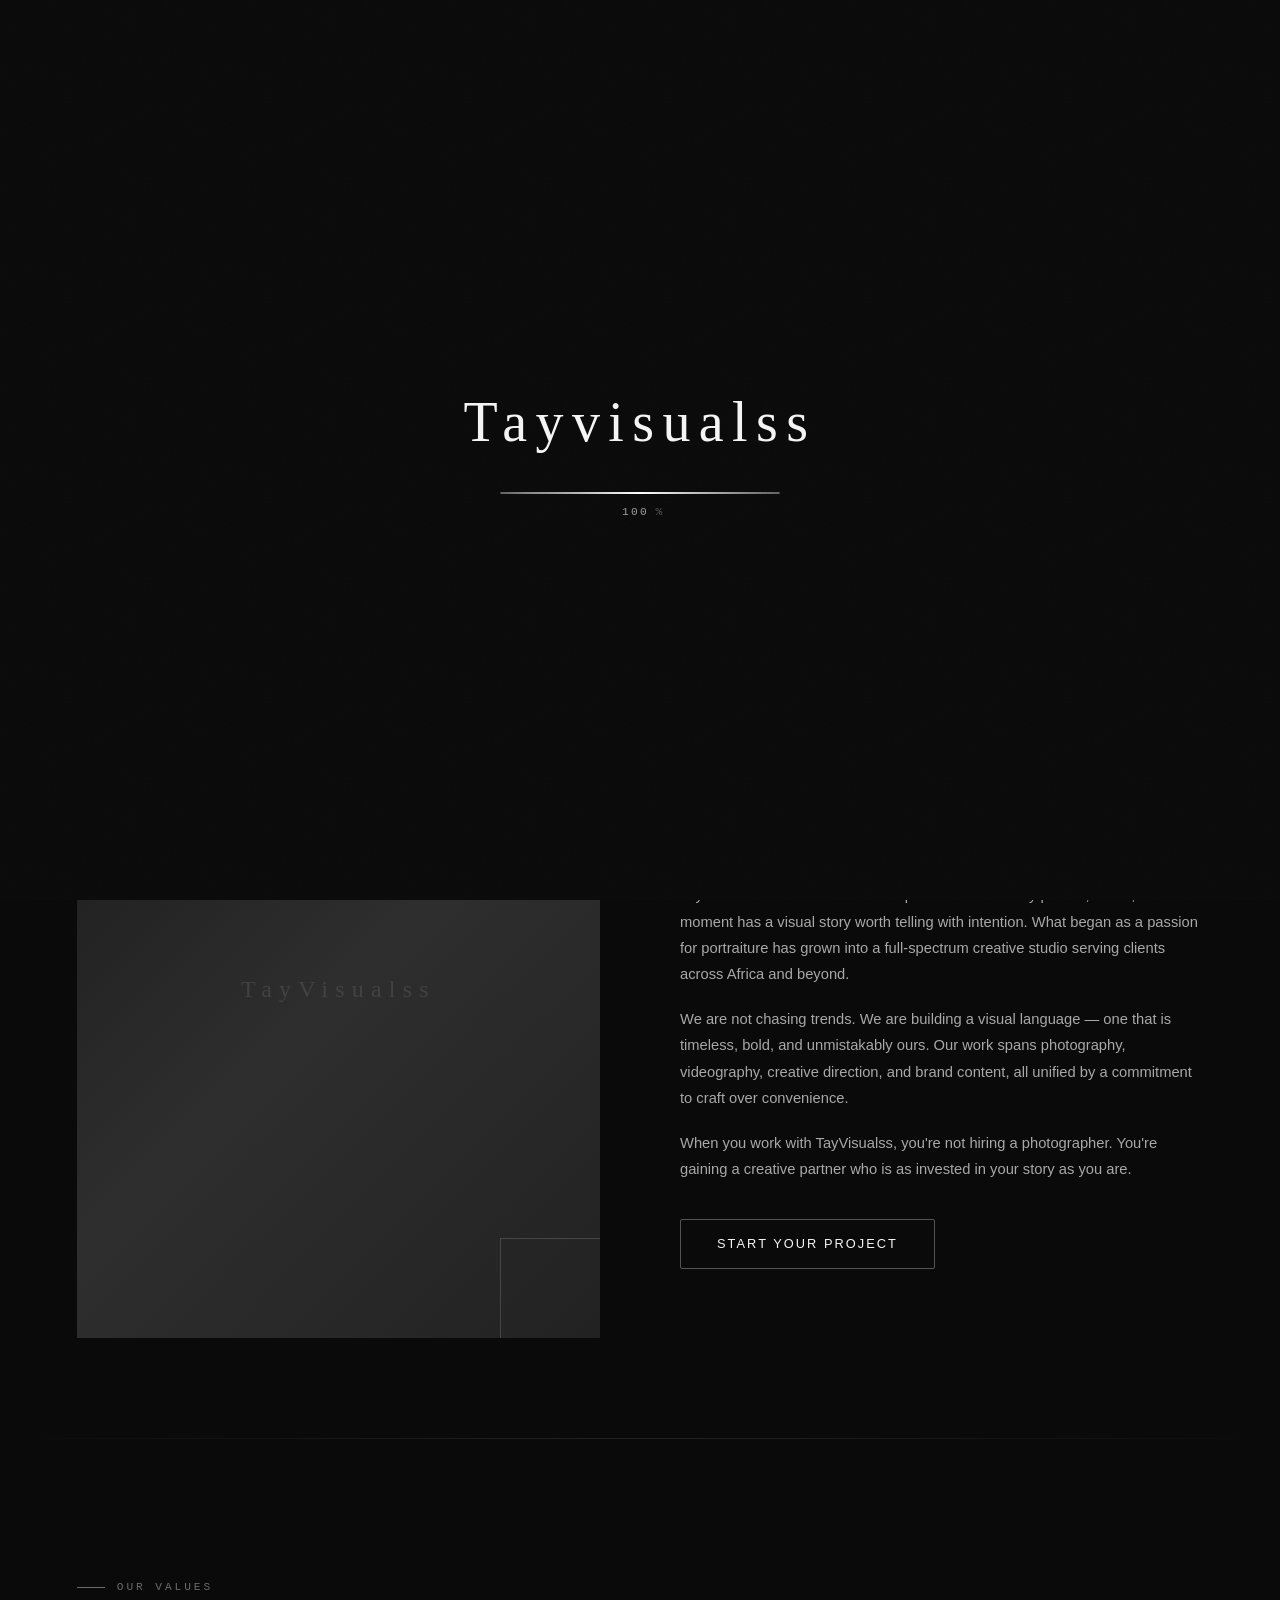
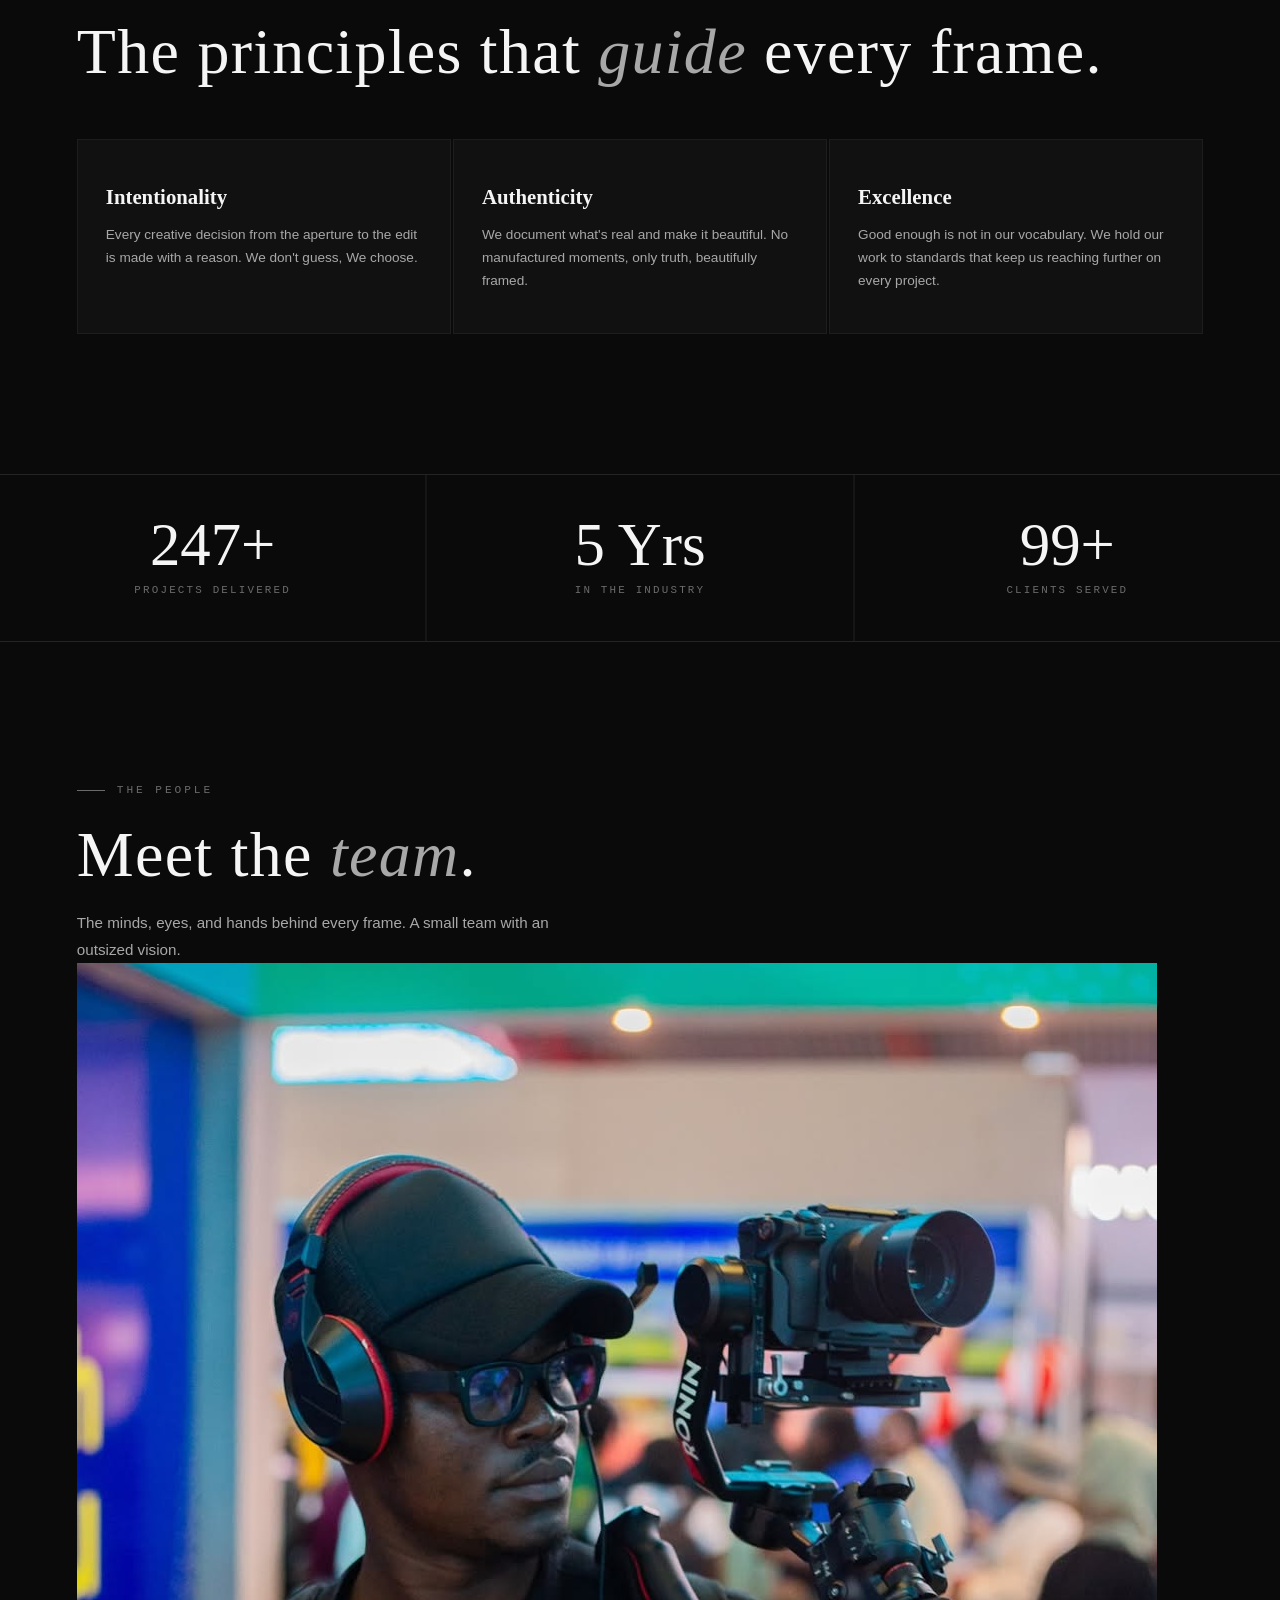
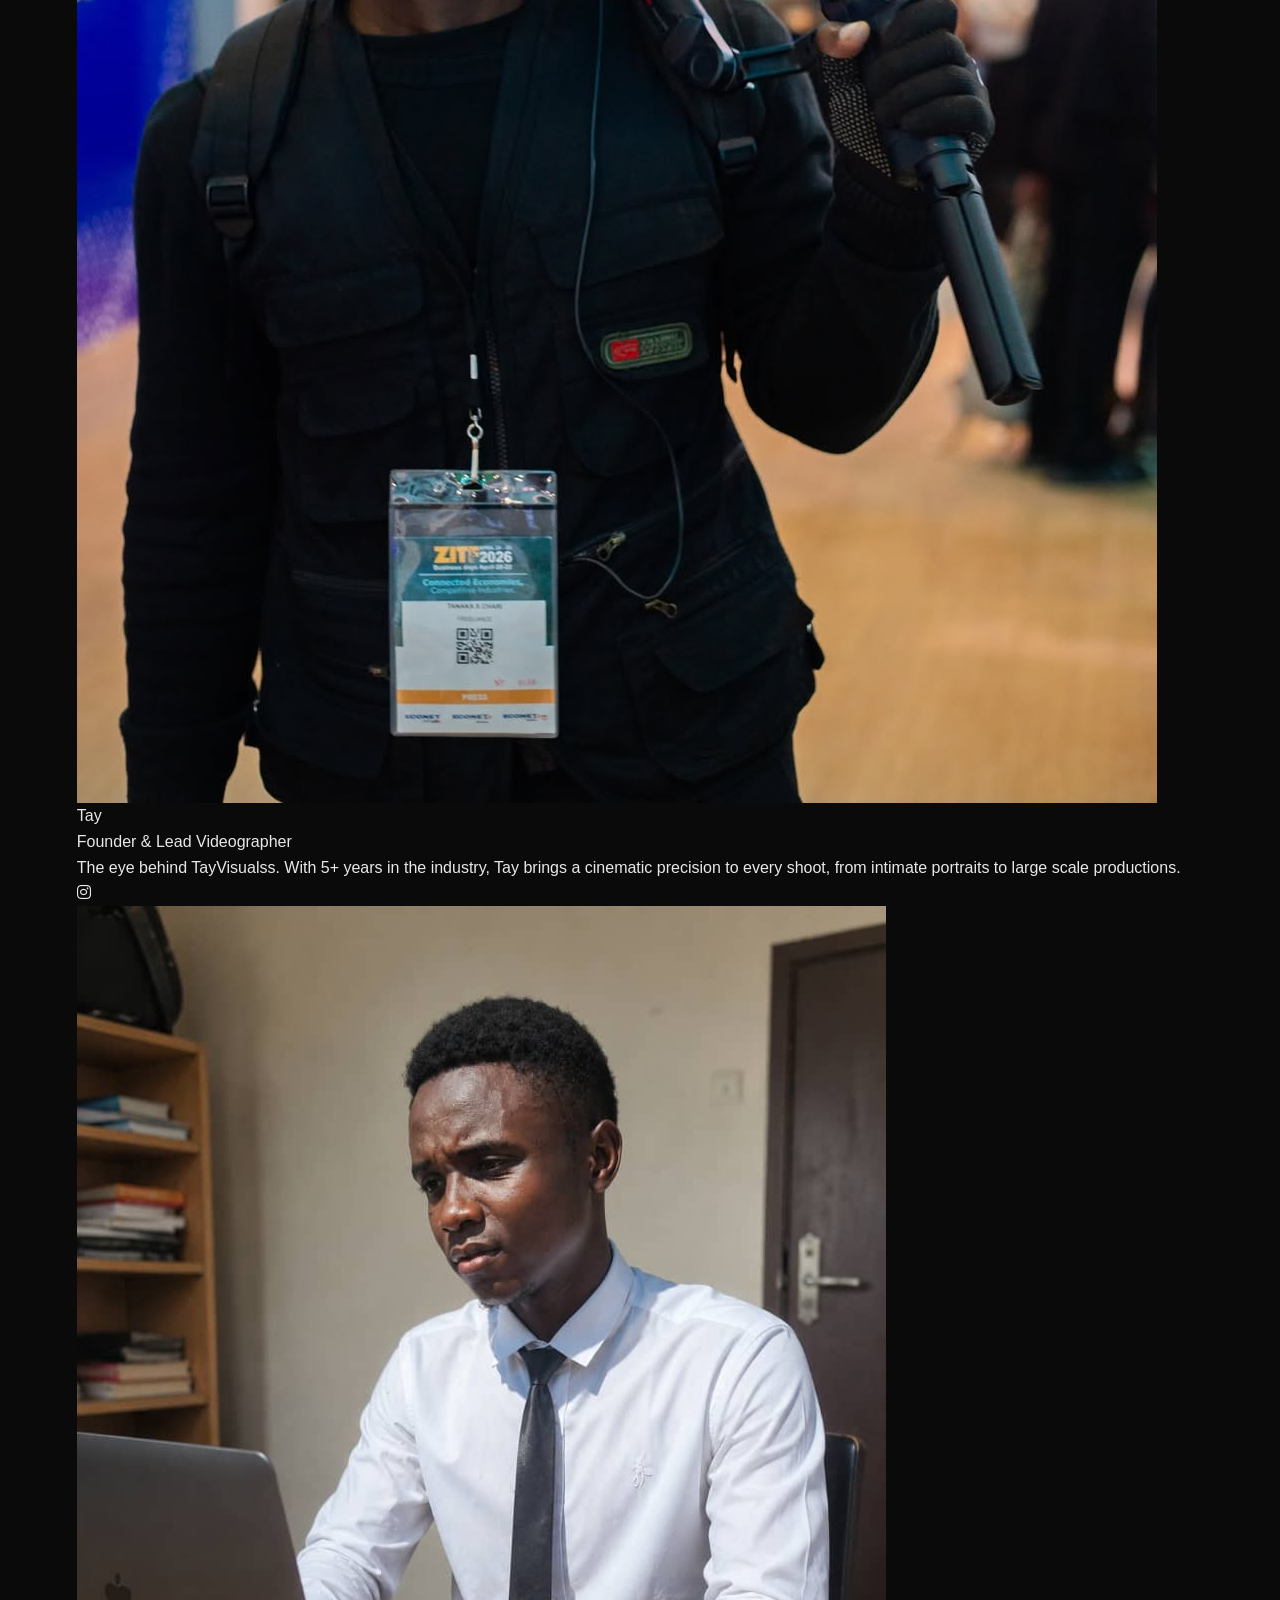
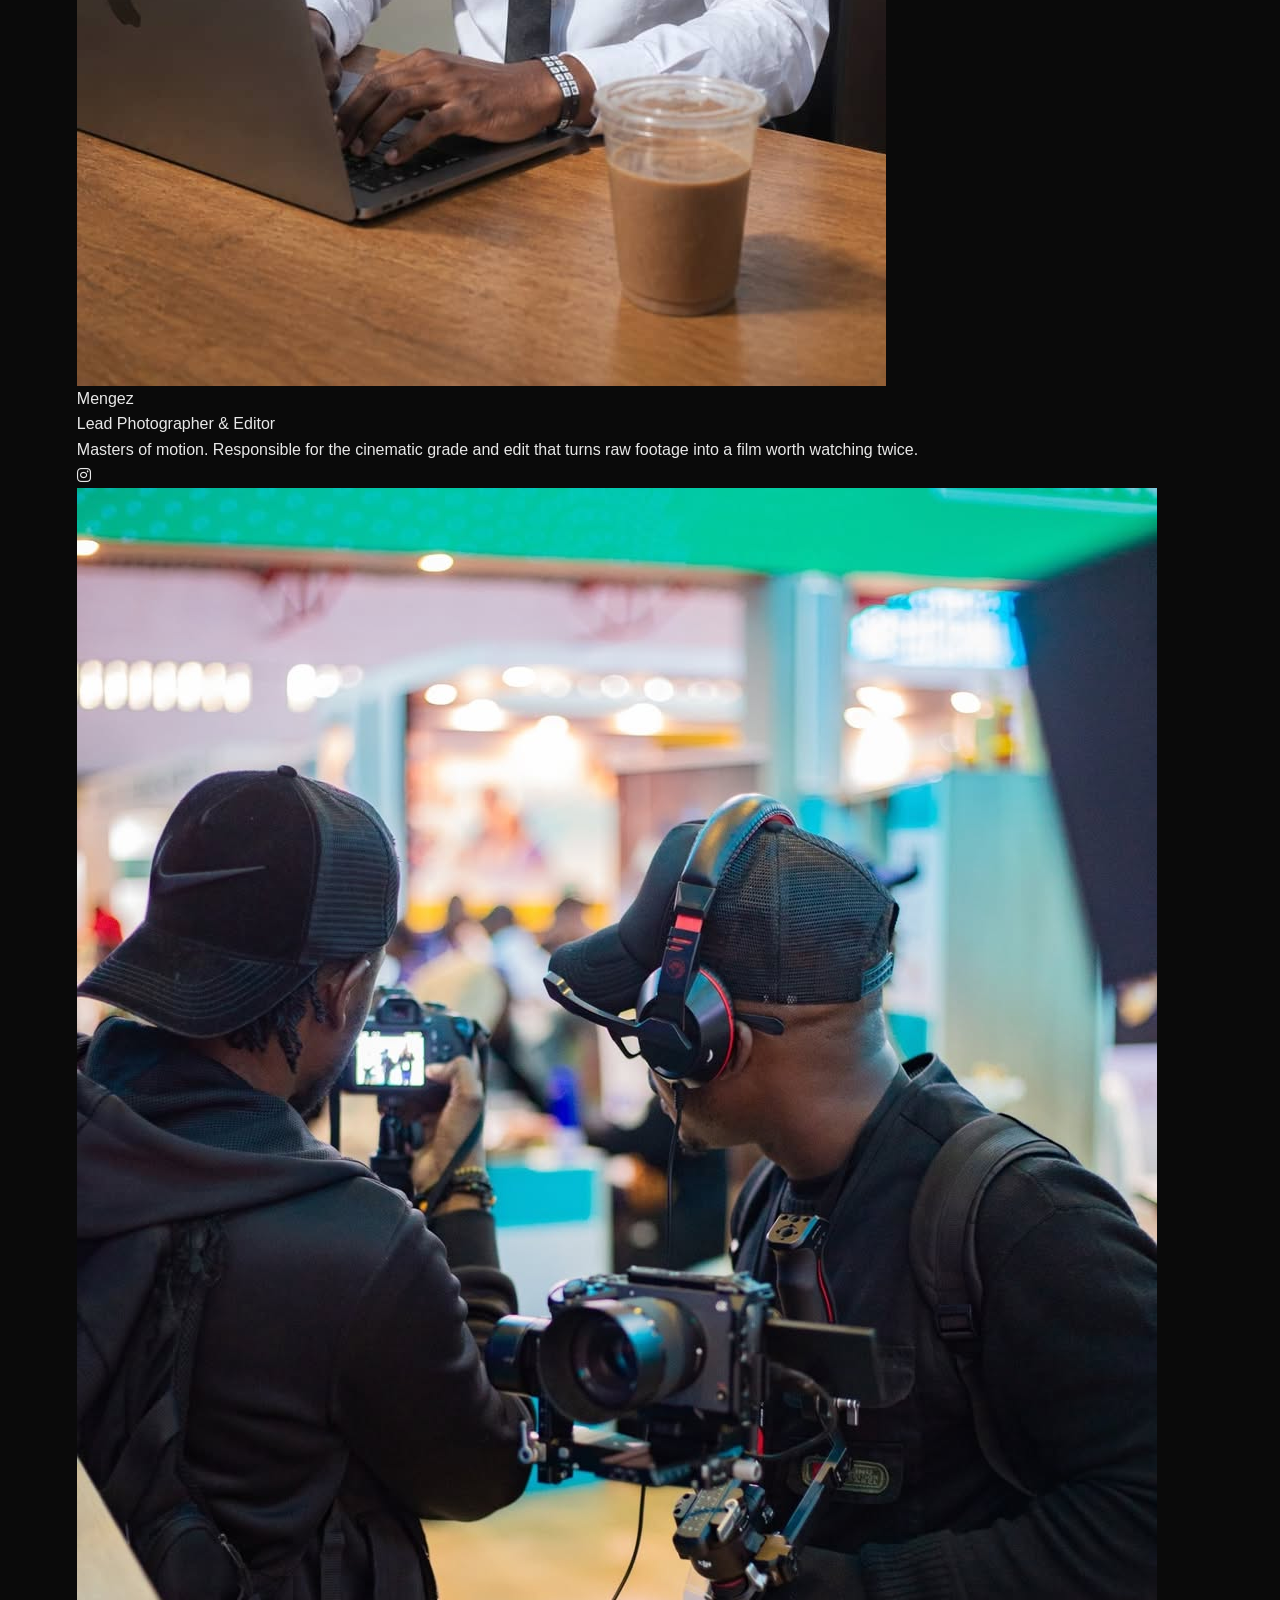
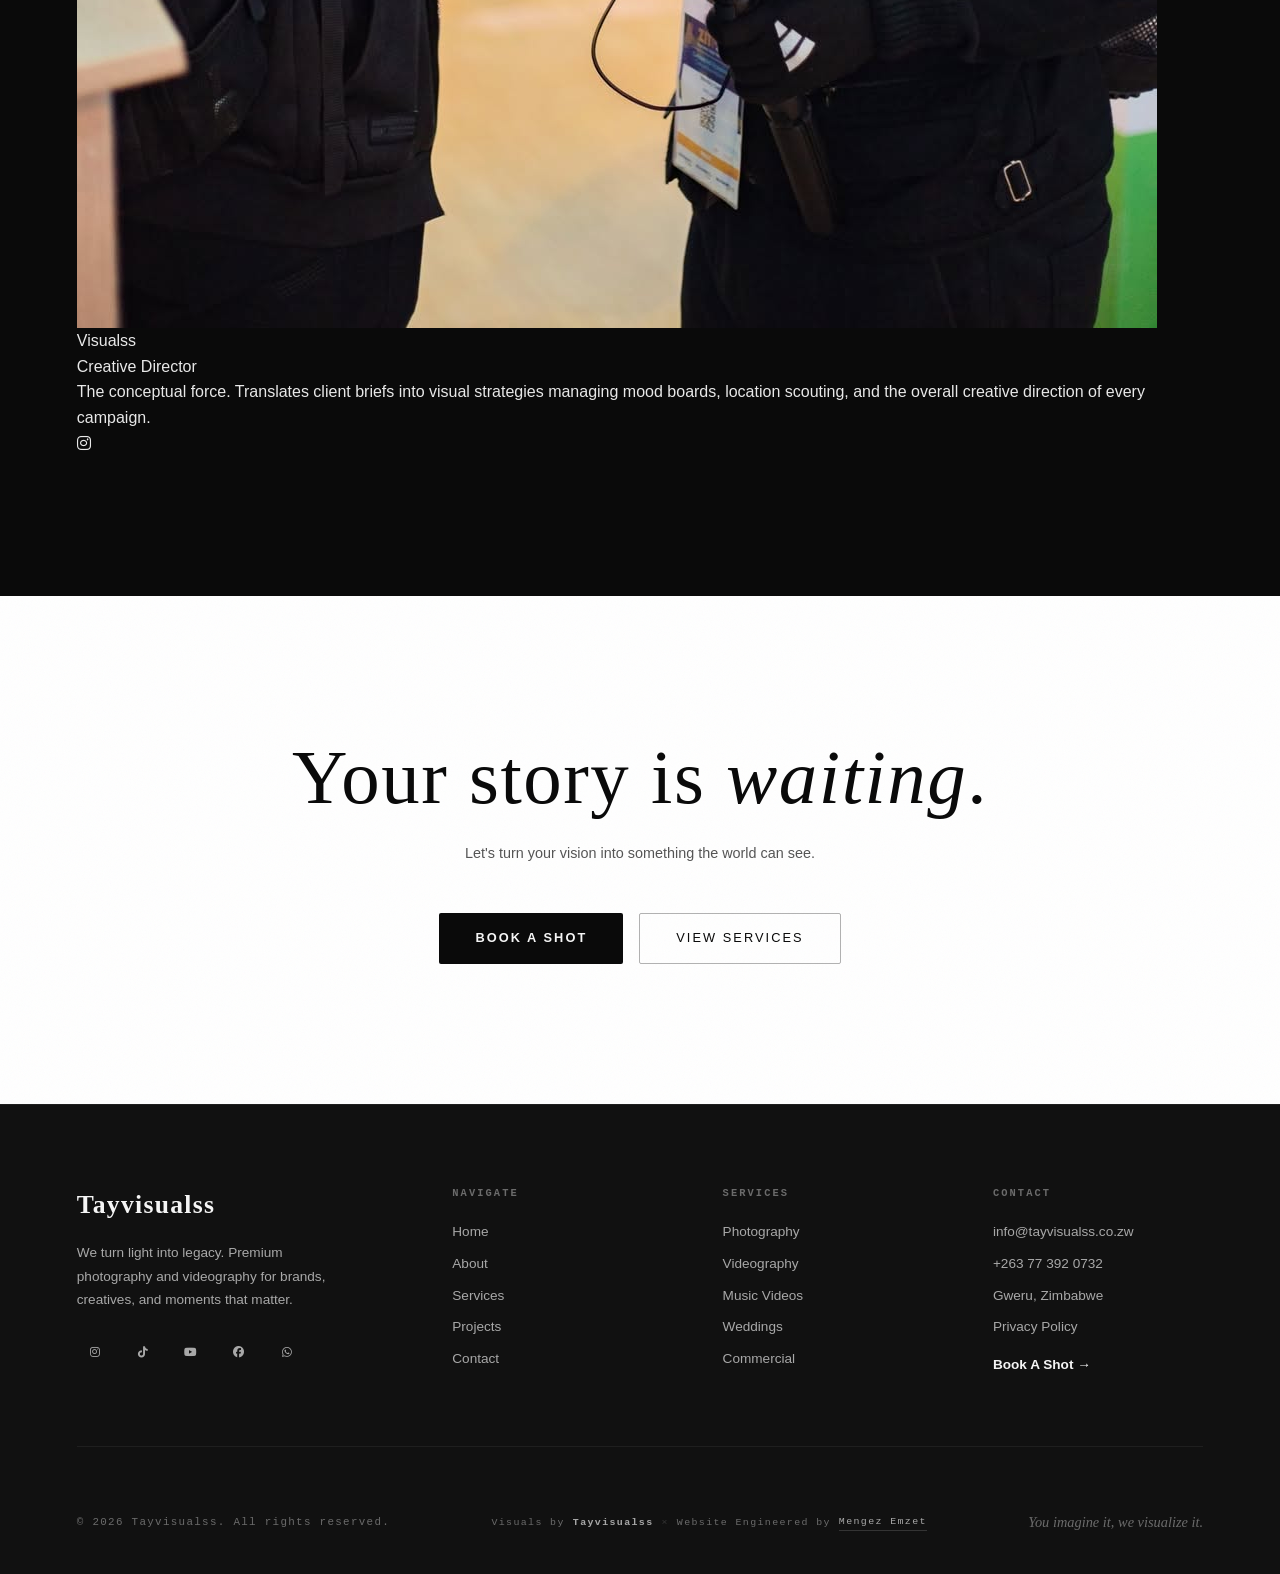
<file: about.html>
<!DOCTYPE html>
<html lang="en">
<head>
  <meta charset="UTF-8" />
  <meta name="viewport" content="width=device-width, initial-scale=1.0, maximum-scale=1.0, user-scalable=no" />
  <meta name="description" content="Tayvisualss — Premium photography & videography. We visualize the stories you imagine." />
  <title>Tayvisualss — Photography & Videography</title>
  <link rel="stylesheet" href="https://cdnjs.cloudflare.com/ajax/libs/font-awesome/6.5.0/css/all.min.css" />
  <link rel="stylesheet" href="style.css" />
  <link rel="icon" href="assets/logo.jpeg" />
  <meta http-equiv="Content-Security-Policy" content="default-src 'self'; script-src 'self' 'unsafe-inline' https://www.google.com/recaptcha/ https://www.gstatic.com/recaptcha/; style-src 'self' 'unsafe-inline' https://cdnjs.cloudflare.com https://fonts.googleapis.com; font-src 'self' https://cdnjs.cloudflare.com https://fonts.gstatic.com data:; img-src 'self' data: blob: https://img.youtube.com https://images.unsplash.com; media-src 'self'; frame-src https://www.google.com/recaptcha/ https://recaptcha.google.com/; connect-src 'self' https://formspree.io; form-action 'self' https://formspree.io; base-uri 'self'; object-src 'none';">
  <meta http-equiv="X-XSS-Protection" content="1; mode=block" />
  <meta http-equiv="X-Content-Type-Options" content="nosniff" />
  <meta http-equiv="X-Frame-Options" content="DENY" />
  <meta http-equiv="Referrer-Policy" content="strict-origin-when-cross-origin" />
  <meta name="robots" content="noimageindex, noodp" />
</head>
<body>

<!-- ─── PAGE LOADER ─────────────────────────────────── -->
<!-- ════════════════════════════════════════════════
     PAGE LOADER
════════════════════════════════════════════════ -->
<div id="page-loader">
    <div class="loader-logo">Tayvisualss</div>
    <div class="loader-bar-wrapper">
      <div class="loader-bar">
        <div class="loader-bar-progress"></div>
      </div>
      <div class="loader-percentage">
        <span id="loader-percent">0</span>%
      </div>
    </div>
  </div>

<!-- ─── PAGE TRANSITION CURTAIN ────────────────────── -->
<div class="page-transition"></div>

<!-- ─── CUSTOM CURSOR ────────────────────────────────── -->
<div class="cursor-dot"></div>
<div class="cursor-ring"></div>

<!-- ─── MOBILE MENU OVERLAY ─────────────────────────── -->
<div class="mobile-menu-overlay"></div>

<!-- ─── MOBILE MENU ──────────────────────────────────── -->
<nav class="mobile-menu">
    <ul class="mobile-nav-links">
      <li><a class="mobile-nav-link" href="index.html" data-page="home">Home</a></li>
      <li><a class="mobile-nav-link" href="about.html" data-page="about">About</a></li>
      <li><a class="mobile-nav-link" href="services.html" data-page="services">Services</a></li>
      <li><a class="mobile-nav-link" href="projects.html" data-page="projects">Projects</a></li>
      <li><a class="mobile-nav-link" href="contact.html" data-page="contact">Contact</a></li>
    </ul>
    <a class="mobile-nav-cta" href="book.html" data-page="book">Book A Shot</a>
    <p class="mobile-menu-footer">© 2026 Tayvisualss</p>
  </nav>

<!-- ─── NAVBAR ───────────────────────────────────────── -->
<header id="navbar">
    <div class="nav-inner">
      <a class="nav-brand" href="#" data-page="home">
        <!-- ─── PICTURE LOGO ────────────────────────────────── -->
        <div class="nav-logo-wrapper">
          <picture class="nav-logo-picture">
            <!-- WebP format (modern browsers) -->
            <source 
              srcset="assets/logo.jpeg" 
              type="image/webp"
            >
            <!-- PNG fallback -->
            <source 
              srcset="assets/logo.jpeg" 
              type="image/png"
            >
            <!-- SVG fallback (if you want to keep it) -->
            <img 
              src="assets/logo.jpeg" 
              alt="TayVisualss Logo" 
              class="nav-logo-img"
              width="40"
              height="40"
              loading="lazy"
            >
          </picture>
        </div>
        <span class="nav-name">Tayvisualss</span>
      </a>
  
      <ul class="nav-links">
        <li><a class="nav-link active" href="index.html" data-page="home">Home</a></li>
        <li><a class="nav-link" href="about.html" data-page="about">About</a></li>
        <li><a class="nav-link" href="services.html" data-page="services">Services</a></li>
        <li><a class="nav-link" href="projects.html" data-page="projects">Projects</a></li>
        <li><a class="nav-link" href="contact.html" data-page="contact">Contact</a></li>
        <li><a class="nav-cta" href="book.html" data-page="book">Book A Shot</a></li>
      </ul>
  
      <button class="hamburger" aria-label="Menu">
        <span></span><span></span><span></span>
      </button>
    </div>
  </header>

<main>

    <div class="about-hero">
      <div class="about-hero-content">
        <div class="reveal from-left">
          <span class="section-label">Our Story</span>
        </div>
        <h1 class="about-hero-title reveal from-bottom">
          We don't take photos —
          <em>we make memories.</em>
        </h1>
      </div>
    </div>
  
    <div class="section" style="padding-top:100px;padding-bottom:100px">
      <div class="about-split">
        <div class="reveal from-left">
          <div class="about-image-frame">
            <img 
                src="images/tay1.jpg" 
                alt="TayVisualss creative team at work" 
                class="about-image"
                loading="lazy"
            />
            <div class="about-image-accent"></div>
          </div>
        </div>
        <div class="about-text-block reveal from-right">
          <h3>Born from a love of light, shadow, and the stories in between.</h3>
          <p>TayVisualss was founded on a simple belief: that every person, brand, and moment has a visual story worth telling with intention. What began as a passion for portraiture has grown into a full-spectrum creative studio serving clients across Africa and beyond.</p>
          <p>We are not chasing trends. We are building a visual language — one that is timeless, bold, and unmistakably ours. Our work spans photography, videography, creative direction, and brand content, all unified by a commitment to craft over convenience.</p>
          <p>When you work with TayVisualss, you're not hiring a photographer. You're gaining a creative partner who is as invested in your story as you are.</p>
          <div style="margin-top:36px">
            <a class="btn-secondary" href="book.html" data-page="book">Start Your Project</a>
          </div>
        </div>
      </div>
    </div>
  
    <div class="divider"></div>
  
    <div class="section">
      <div class="reveal from-top">
        <span class="section-label">Our Values</span>
        <h2 class="section-title">The principles that <em>guide</em> every frame.</h2>
      </div>
      <div class="about-values" style="margin-top:52px">
        <div class="value-item reveal from-left">
          <h4 class="value-item-title">Intentionality</h4>
          <p class="value-item-desc">Every creative decision from the aperture to the edit is made with a reason. We don't guess, We choose.</p>
        </div>
        <div class="value-item reveal from-bottom reveal-delay-2">
          <h4 class="value-item-title">Authenticity</h4>
          <p class="value-item-desc">We document what's real and make it beautiful. No manufactured moments, only truth, beautifully framed.</p>
        </div>
        <div class="value-item reveal from-right reveal-delay-1">
          <h4 class="value-item-title">Excellence</h4>
          <p class="value-item-desc">Good enough is not in our vocabulary. We hold our work to standards that keep us reaching further on every project.</p>
        </div>
      </div>
    </div>
  
    <div class="stats-strip">
      <div class="stat-item reveal from-bottom">
        <span class="stat-number" data-count="250" data-suffix="+">0</span>
        <span class="stat-label">Projects Delivered</span>
      </div>
      <div class="stat-item reveal from-bottom reveal-delay-1">
        <span class="stat-number" data-count="5" data-suffix=" Yrs">0</span>
        <span class="stat-label">In the Industry</span>
      </div>
      <div class="stat-item reveal from-bottom reveal-delay-2">
        <span class="stat-number" data-count="100" data-suffix="+">0</span>
        <span class="stat-label">Clients Served</span>
      </div>
      <!-- <div class="stat-item reveal from-bottom reveal-delay-3">
        <span class="stat-number" data-count="12" data-suffix="">0</span>
        <span class="stat-label">Awards Won</span>
      </div> -->
    </div>
  
  <!-- ─── MEET THE TEAM ───────────────────────────────── -->
  <div class="team-section">
    <div class="section">
      <div class="reveal from-left">
        <span class="section-label">The People</span>
        <h2 class="section-title">Meet the <em>team</em>.</h2>
        <p class="section-desc">The minds, eyes, and hands behind every frame. A small team with an outsized vision.</p>
      </div>

      <div class="team-grid">

        <!-- Member 1 -->
        <div class="team-card reveal from-left">
          <div class="team-img-wrap">
            <img
              src="images/tay1.jpg"
              alt="Tay — Founder & Lead Photographer"
              class="team-img"
              loading="lazy"
              draggable="false"
              data-no-context="true"
            />
            <div class="team-img-overlay"></div>
          </div>
          <div class="team-info">
            <div class="team-name">Tay</div>
            <div class="team-role">Founder & Lead Videographer</div>
            <p class="team-bio">The eye behind TayVisualss. With 5+ years in the industry, Tay brings a cinematic precision to every shoot, from intimate portraits to large scale productions.</p>
            <div class="team-socials">
              <a href="#" class="team-social-link" title="Instagram" aria-label="Tay on Instagram">
                <i class="fa-brands fa-instagram"></i>
              </a>
              <!-- <a href="#" class="team-social-link" title="LinkedIn" aria-label="Tay on LinkedIn">
                <i class="fa-brands fa-linkedin-in"></i>
              </a> -->
            </div>
          </div>
        </div>

        <!-- Member 2 -->
        <div class="team-card reveal from-bottom reveal-delay-2">
          <div class="team-img-wrap">
            <img
              src="images/emzet.jpeg"
              alt="Team member — Lead Videographer"
              class="team-img"
              loading="lazy"
              draggable="false"
              data-no-context="true"
            />
            <div class="team-img-overlay"></div>
          </div>
          <div class="team-info">
            <div class="team-name">Mengez</div>
            <div class="team-role">Lead Photographer & Editor</div>
            <p class="team-bio">Masters of motion. Responsible for the cinematic grade and edit that turns raw footage into a film worth watching twice.</p>
            <div class="team-socials">
              <a href="#" class="team-social-link" title="Instagram" aria-label="on Instagram">
                <i class="fa-brands fa-instagram"></i>
              </a>
              <!-- <a href="#" class="team-social-link" title="YouTube" aria-label="on YouTube">
                <i class="fa-brands fa-youtube"></i>
              </a> -->
            </div>
          </div>
        </div>

        <!-- Member 3 -->
        <div class="team-card reveal from-right reveal-delay-1">
          <div class="team-img-wrap">
            <img
              src="images/tay2.jpg"
              alt="Team member — Creative Director"
              class="team-img"
              loading="lazy"
              draggable="false"
              data-no-context="true"
            />
            <div class="team-img-overlay"></div>
          </div>
          <div class="team-info">
            <div class="team-name">Visualss</div>
            <div class="team-role">Creative Director</div>
            <p class="team-bio">The conceptual force. Translates client briefs into visual strategies managing mood boards, location scouting, and the overall creative direction of every campaign.</p>
            <div class="team-socials">
              <a href="#" class="team-social-link" title="Instagram" aria-label="on Instagram">
                <i class="fa-brands fa-instagram"></i>
              </a>
            </div>
          </div>
        </div>

        <!-- Member 4 -->
        <!-- <div class="team-card reveal from-left reveal-delay-1">
          <div class="team-img-wrap">
            <img
              src="images/team4.jpg"
              alt="Team member — Second Photographer"
              class="team-img"
              loading="lazy"
              draggable="false"
              data-no-context="true"
            />
            <div class="team-img-overlay"></div>
          </div>
          <div class="team-info">
            <div class="team-name">Name Here</div>
            <div class="team-role">Second Photographer</div>
            <p class="team-bio">Covers angles the lead can't. Essential on wedding days and large events — ensuring nothing is ever missed, from the grand moment to the quiet in-between.</p>
            <div class="team-socials">
              <a href="#" class="team-social-link" title="Instagram" aria-label="on Instagram">
                <i class="fa-brands fa-instagram"></i>
              </a>
            </div>
          </div>
        </div> -->

      </div>
    </div>
  </div>

    <div class="cta-band">
      <div class="cta-band-grain"></div>
      <h2 class="cta-band-title reveal from-bottom">Your story is <em>waiting</em>.</h2>
      <p class="cta-band-sub reveal from-bottom reveal-delay-2">Let's turn your vision into something the world can see.</p>
      <div class="cta-band-actions reveal from-bottom reveal-delay-3">
        <a class="btn-dark" href="book.html" data-page="book">Book A Shot</a>
        <a class="btn-outline-dark" href="services.html" data-page="services">View Services</a>
      </div>
    </div>
  
  </main>


<!-- ─── FOOTER ───────────────────────────────────────── -->
<footer>
  <div class="footer-inner">
    <div class="footer-top">
      <div class="footer-brand">
        <span class="nav-name">Tayvisualss</span>
        <p>We turn light into legacy. Premium photography and videography for brands, creatives, and moments that matter.</p>
        <div class="footer-social">
          <a href="https://www.instagram.com/tayvisualss?igsh=bHJiNDJjOGJvYTNp" target="_blank" rel="noopener"title="Instagram"><i class="fa-brands fa-instagram"></i></a>
          <a href="https://www.tiktok.com/@tayvisualss?_r=1&_t=ZS-97Zy0SLtEe8" target="_blank" rel="noopener"title="TikTok"><i class="fa-brands fa-tiktok"></i></a>
          <a href="http://www.youtube.com/@tayvisualss" target="_blank" rel="noopener" title="YouTube"><i class="fa-brands fa-youtube"></i></a>
          <a href="https://www.facebook.com/tayoffficial
          " target="_blank" rel="noopener" title="Facebook"><i class="fa-brands fa-facebook"></i></a>
          <a href="https://wa.me/263773920732" title="WhatsApp"><i class="fa-brands fa-whatsapp"></i></a>
        </div>
      </div>
 
      <div class="footer-col">
        <h5>Navigate</h5>
        <a href="index.html" data-page="home">Home</a>
        <a href="about.html" data-page="about">About</a>
        <a href="services.html" data-page="services">Services</a>
        <a href="projects.html" data-page="projects">Projects</a>
        <a href="contact.html" data-page="contact">Contact</a>
      </div>
 
      <div class="footer-col">
        <h5>Services</h5>
        <a href="services.html" data-page="services">Photography</a>
        <a href="services.html" data-page="services">Videography</a>
        <a href="services.html" data-page="services">Music Videos</a>
        <a href="services.html" data-page="services">Weddings</a>
        <a href="services.html" data-page="services">Commercial</a>
      </div>
 
      <div class="footer-col">
        <h5>Contact</h5>
        <a>info@tayvisualss.co.zw</a>
        <a href="+263 77 392 0732">+263 77 392 0732</a>
        <a>Gweru, Zimbabwe</a>
        <a href="privacy.html" style="color:var(--silver)">Privacy Policy</a>
        <a href="book.html" data-page="book" style="margin-top:16px;color:var(--white);font-weight:600">Book A Shot →</a>
      </div>
    </div>
 
    <div class="footer-bottom">
      <p class="footer-copy">© 2026 Tayvisualss. All rights reserved.</p>
      <p class="footer-credit">
        Visuals by <span class="footer-credit-brand">Tayvisualss</span>
        <span class="footer-credit-divider">×</span>
        Website Engineered by <a href="https://mengezemzet.co.zw" target="_blank" rel="noopener" class="footer-credit-link">Mengez Emzet</a>
      </p>
      <p class="footer-tagline">You imagine it, we visualize it.</p>
    </div>
  </div>
</footer>

<script src="script.js"></script>
</body>
</html>
</file>
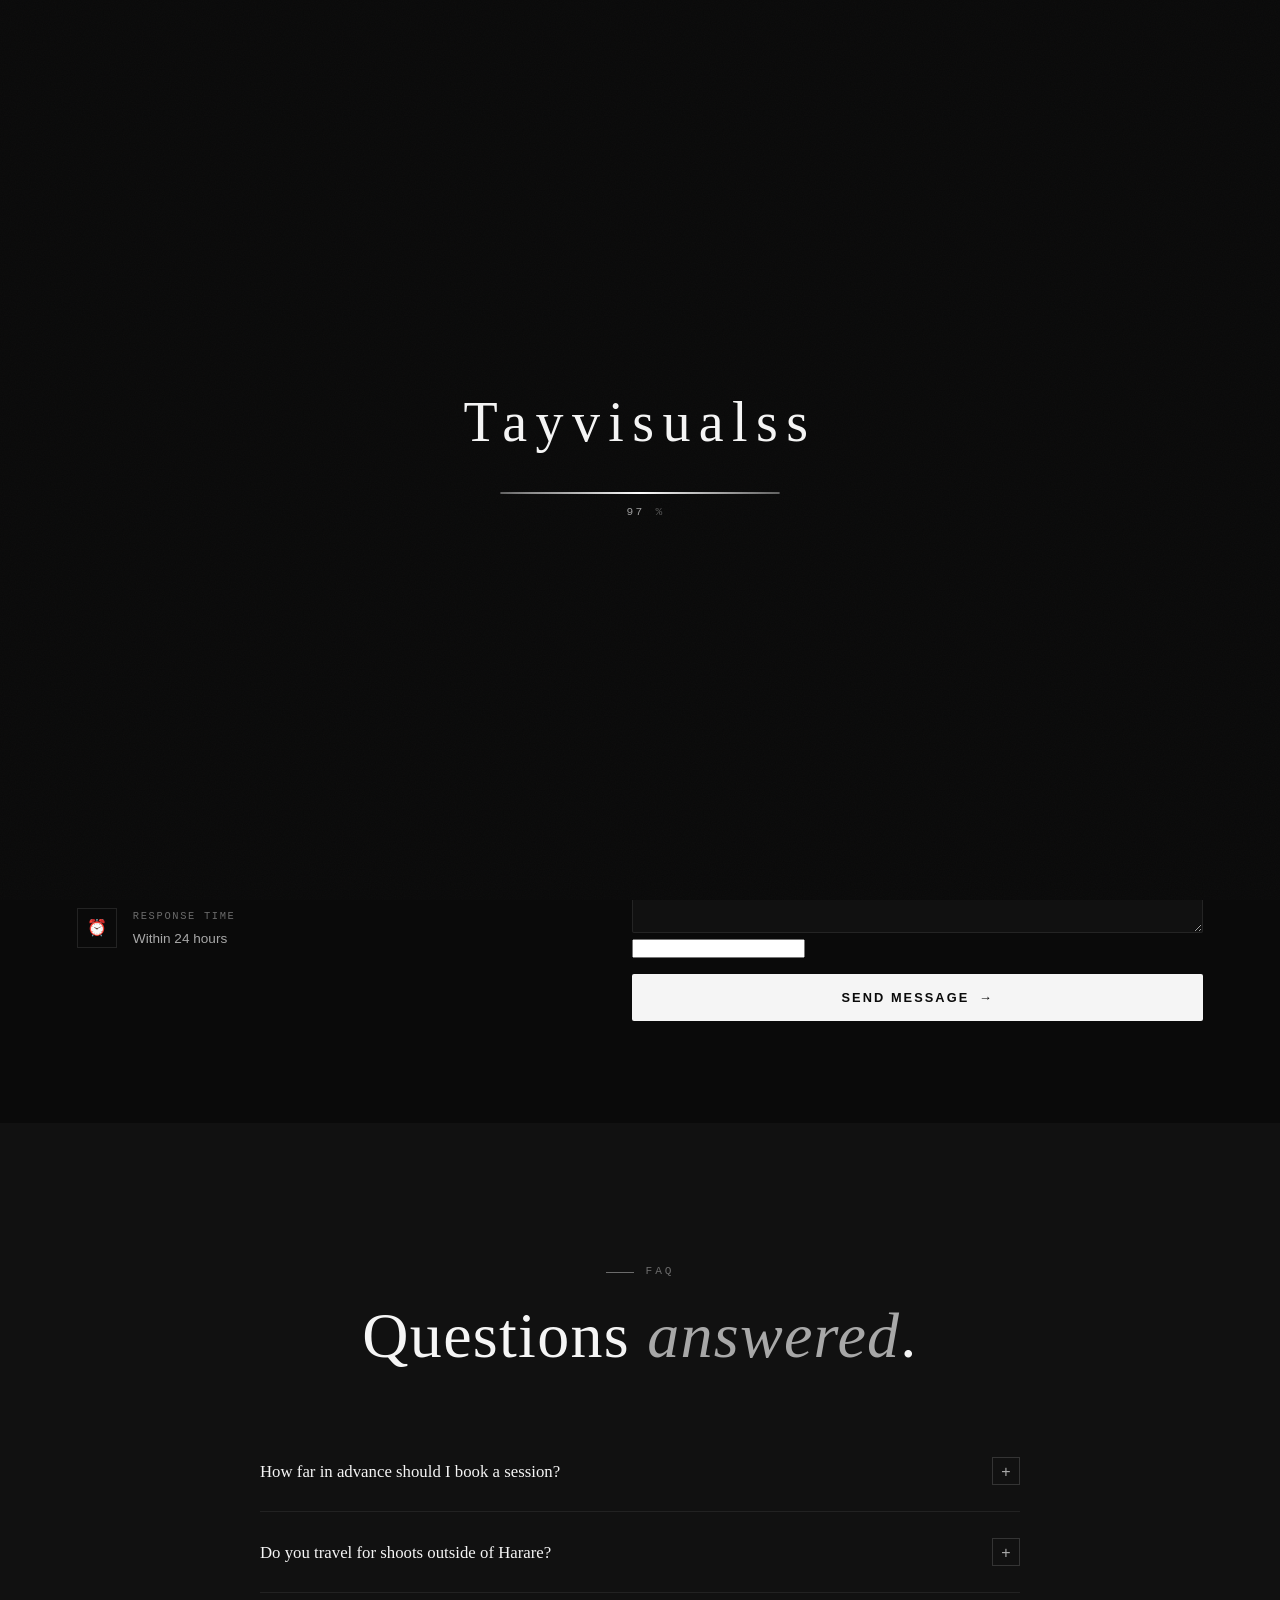
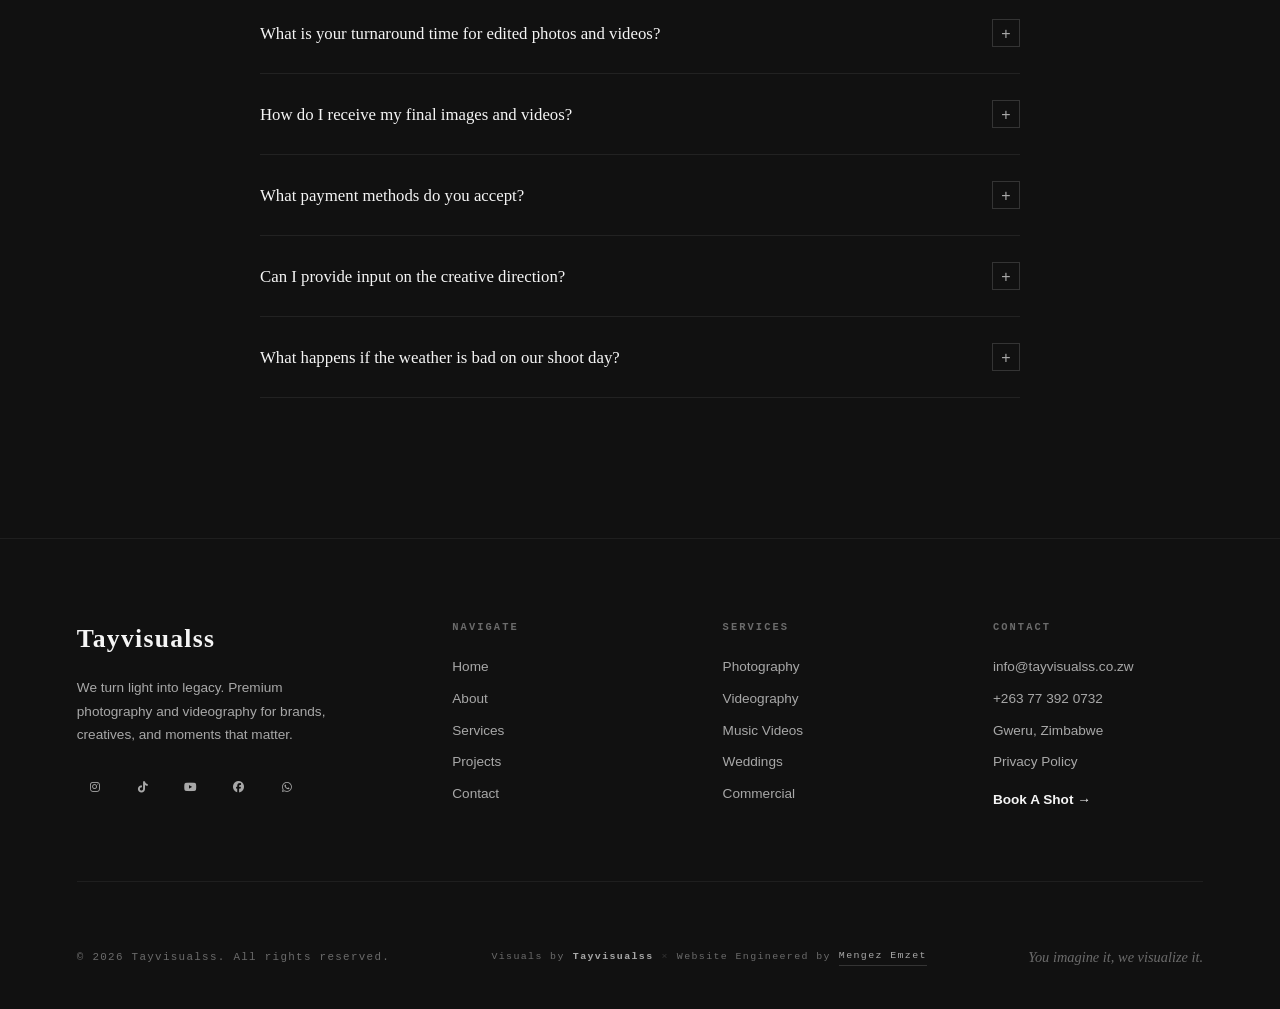
<file: contact.html>
<!DOCTYPE html>
<html lang="en">
<head>
  <meta charset="UTF-8" />
  <meta name="viewport" content="width=device-width, initial-scale=1.0, maximum-scale=1.0, user-scalable=no" />
  <meta name="description" content="TayVisualss — Premium photography & videography. We visualize the stories you imagine." />
  <title>Tayvisualss — Videography & Photography</title>
  <link rel="stylesheet" href="https://cdnjs.cloudflare.com/ajax/libs/font-awesome/6.5.0/css/all.min.css" />
  <link rel="stylesheet" href="style.css" />
  <link rel="icon" href="assets/logo.jpeg" />
  <meta http-equiv="Content-Security-Policy" content="default-src 'self'; script-src 'self' 'unsafe-inline' https://www.google.com/recaptcha/ https://www.gstatic.com/recaptcha/; style-src 'self' 'unsafe-inline' https://cdnjs.cloudflare.com https://fonts.googleapis.com; font-src 'self' https://cdnjs.cloudflare.com https://fonts.gstatic.com data:; img-src 'self' data: blob: https://img.youtube.com https://images.unsplash.com; media-src 'self'; frame-src https://www.google.com/recaptcha/ https://recaptcha.google.com/; connect-src 'self' https://formspree.io; form-action 'self' https://formspree.io; base-uri 'self'; object-src 'none';">
  <meta http-equiv="X-XSS-Protection" content="1; mode=block" />
  <meta http-equiv="X-Content-Type-Options" content="nosniff" />
  <meta http-equiv="X-Frame-Options" content="DENY" />
  <meta http-equiv="Referrer-Policy" content="strict-origin-when-cross-origin" />
  <meta name="robots" content="noimageindex, noodp" />
</head>
<body>

<!-- ════════════════════════════════════════════════
     PAGE LOADER
════════════════════════════════════════════════ -->
<div id="page-loader">
    <div class="loader-logo">Tayvisualss</div>
    <div class="loader-bar-wrapper">
      <div class="loader-bar">
        <div class="loader-bar-progress"></div>
      </div>
      <div class="loader-percentage">
        <span id="loader-percent">0</span>%
      </div>
    </div>
  </div>

<!-- ─── PAGE TRANSITION CURTAIN ────────────────────── -->
<div class="page-transition"></div>

<!-- ─── CUSTOM CURSOR ────────────────────────────────── -->
<div class="cursor-dot"></div>
<div class="cursor-ring"></div>

<!-- ─── MOBILE MENU OVERLAY ─────────────────────────── -->
<div class="mobile-menu-overlay"></div>

<!-- ─── MOBILE MENU ──────────────────────────────────── -->
<nav class="mobile-menu">
  <ul class="mobile-nav-links">
    <li><a class="mobile-nav-link" href="index.html" data-page="home">Home</a></li>
    <li><a class="mobile-nav-link" href="about.html" data-page="about">About</a></li>
    <li><a class="mobile-nav-link" href="services.html" data-page="services">Services</a></li>
    <li><a class="mobile-nav-link" href="projects.html" data-page="projects">Projects</a></li>
    <li><a class="mobile-nav-link" href="contact.html" data-page="contact">Contact</a></li>
  </ul>
  <a class="mobile-nav-cta" href="book.html" data-page="book">Book A Shot</a>
  <p class="mobile-menu-footer">© 2026 Tayvisualss</p>
</nav>

<!-- ─── NAVBAR ───────────────────────────────────────── -->
<header id="navbar">
    <div class="nav-inner">
      <a class="nav-brand" href="index.html" data-page="home">
        <!-- ─── PICTURE LOGO ────────────────────────────────── -->
        <div class="nav-logo-wrapper">
          <picture class="nav-logo-picture">
            <!-- WebP format (modern browsers) -->
            <source 
              srcset="assets/logo.jpeg" 
              type="image/webp"
            >
            <!-- PNG fallback -->
            <source 
              srcset="assets/logo.jpeg" 
              type="image/png"
            >
            <!-- SVG fallback (if you want to keep it) -->
            <img 
              src="assets/logo.jpeg" 
              alt="TayVisualss Logo" 
              class="nav-logo-img"
              width="40"
              height="40"
              loading="lazy"
            >
          </picture>
        </div>
        <span class="nav-name">Tayvisualss</span>
      </a>
  
      <ul class="nav-links">
        <li><a class="nav-link active" href="index.html" data-page="home">Home</a></li>
        <li><a class="nav-link" href="about.html" data-page="about">About</a></li>
        <li><a class="nav-link" href="services.html" data-page="services">Services</a></li>
        <li><a class="nav-link" href="projects.html" data-page="projects">Projects</a></li>
        <li><a class="nav-link" href="contact.html" data-page="contact">Contact</a></li>
        <li><a class="nav-cta" href="book.html" data-page="book">Book A Shot</a></li>
      </ul>
  
      <button class="hamburger" aria-label="Menu">
        <span></span><span></span><span></span>
      </button>
    </div>
  </header>

  <main>
    <div class="contact-hero">
      <div class="contact-hero-content">
        <span class="section-label reveal from-left">Say Hello</span>
        <h1 class="about-hero-title reveal from-bottom">
          Let's start a
          <em>conversation.</em>
        </h1>
      </div>
    </div>
  
    <div class="section" style="padding-top:100px;padding-bottom:100px">
      <div class="contact-grid">
        <!-- INFO -->
        <div class="reveal from-left">
          <h3>We're always looking forward to new creative challenges.</h3>
          <p>Whether you have a project in mind, a question about our services, or just want to explore what we can create together, the door is always open.</p>
  
          <div class="contact-detail">
            <div class="contact-detail-icon">✉</div>
            <div>
              <div class="contact-detail-label">Email</div>
              <div class="contact-detail-text">hello@tayvisualss.com</div>
            </div>
          </div>
          <div class="contact-detail">
            <div class="contact-detail-icon">📞</div>
            <div>
              <div class="contact-detail-label">Phone / WhatsApp</div>
              <div class="contact-detail-text">+263 77 000 0000</div>
            </div>
          </div>
          <div class="contact-detail">
            <div class="contact-detail-icon">📍</div>
            <div>
              <div class="contact-detail-label">Based In</div>
              <div class="contact-detail-text">Gweru, Zimbabwe<br><span style="font-size:0.78rem;color:var(--light-grey)">Available for travel worldwide</span></div>
            </div>
          </div>
          <div class="contact-detail">
            <div class="contact-detail-icon">⏰</div>
            <div>
              <div class="contact-detail-label">Response Time</div>
              <div class="contact-detail-text">Within 24 hours</div>
            </div>
          </div>
        </div>
  
        <!-- FORM -->
        <div class="reveal from-right">
          <form class="contact-form" id="contact-form" action="https://formspree.io/f/YOUR_FORMSPREE_ID" method="POST">
              <div class="form-row">
              <div class="form-group">
                <label class="form-label">First Name</label>
                <input class="form-input" type="text" placeholder="Your first name" required />
              </div>
              <div class="form-group">
                <label class="form-label">Last Name</label>
                <input class="form-input" type="text" placeholder="Your last name" required />
              </div>
            </div>
            <div class="form-group">
              <label class="form-label">Email Address</label>
              <input class="form-input" type="email" placeholder="hello@youremail.com" required />
            </div>
            <div class="form-group">
              <label class="form-label">What Are You Interested In?</label>
              <select class="form-select form-input">
                <option value="">Select a service...</option>
                <option>Photography</option>
                <option>Videography</option>
                <option>Music Video</option>
                <option>Wedding Coverage</option>
                <option>Commercial Shoot</option>
                <option>Creative Direction</option>
                <option>Other</option>
              </select>
            </div>
            <div class="form-group">
              <label class="form-label">Your Message</label>
              <textarea class="form-textarea" placeholder="Tell us about your project, vision, or any questions you have..." required></textarea>
            </div>
                          <!-- ─── HONEYPOT — hidden from humans, catches bots ── -->
              <div class="hp-field" aria-hidden="true">
                <input type="text" name="website" tabindex="-1" autocomplete="off" />
              </div>
<button type="submit" class="form-submit">
              <span>Send Message</span>
              <span>→</span>
            </button>
            <div class="form-error"></div>
            <div class="form-success"> Message sent! We'll be in touch within 24 hours.</div>
          </form>
        </div>
      </div>
    </div>
  
    <!-- FAQ -->
    <div class="section-full faq-section" style="padding:var(--section-pad) clamp(20px,6vw,80px)">
      <div style="max-width:1400px;margin:0 auto">
        <div class="reveal from-top" style="text-align:center;max-width:600px;margin:0 auto 60px">
          <span class="section-label" style="justify-content:center">FAQ</span>
          <h2 class="section-title">Questions <em>answered</em>.</h2>
        </div>
  
        <div class="faq-list">
          <div class="faq-item reveal from-left">
            <div class="faq-question">
              <span class="faq-q-text">How far in advance should I book a session?</span>
              <div class="faq-icon">+</div>
            </div>
            <div class="faq-answer">
              <p class="faq-a-text">We recommend booking at least 2–4 weeks in advance for standard sessions. For weddings and larger productions, we advise booking 3–6 months ahead to secure your date, especially for peak seasons. That said, if you need something sooner, reach out we always do our best to accommodate.</p>
            </div>
          </div>
  
          <div class="faq-item reveal from-right reveal-delay-1">
            <div class="faq-question">
              <span class="faq-q-text">Do you travel for shoots outside of Harare?</span>
              <div class="faq-icon">+</div>
            </div>
            <div class="faq-answer">
              <p class="faq-a-text">Absolutely. Tayvisualss is available for shoots across Zimbabwe and internationally. Travel and accommodation costs for remote or international locations are discussed during the quoting process and added transparently to the project cost.</p>
            </div>
          </div>
  
          <div class="faq-item reveal from-left reveal-delay-2">
            <div class="faq-question">
              <span class="faq-q-text">What is your turnaround time for edited photos and videos?</span>
              <div class="faq-icon">+</div>
            </div>
            <div class="faq-answer">
              <p class="faq-a-text">Standard turnaround is 7–10 business days for photography and 2–3 weeks for video projects. Rush delivery is available on select packages. We always communicate timelines clearly upfront so there are no surprises.</p>
            </div>
          </div>
  
          <div class="faq-item reveal from-right">
            <div class="faq-question">
              <span class="faq-q-text">How do I receive my final images and videos?</span>
              <div class="faq-icon">+</div>
            </div>
            <div class="faq-answer">
              <p class="faq-a-text">All final deliverables are provided via a private, password protected online gallery for photos and a download link for videos. You'll receive high-resolution files with full personal usage rights. Social media-optimized versions are included as standard.</p>
            </div>
          </div>
  
          <div class="faq-item reveal from-left reveal-delay-1">
            <div class="faq-question">
              <span class="faq-q-text">What payment methods do you accept?</span>
              <div class="faq-icon">+</div>
            </div>
            <div class="faq-answer">
              <p class="faq-a-text">We accept Ecocash, USD cash, and international wire transfers. A non-refundable deposit (typically 30–50%) is required to confirm your booking, with the balance due on or before the shoot day.</p>
            </div>
          </div>
  
          <div class="faq-item reveal from-right reveal-delay-2">
            <div class="faq-question">
              <span class="faq-q-text">Can I provide input on the creative direction?</span>
              <div class="faq-icon">+</div>
            </div>
            <div class="faq-answer">
              <p class="faq-a-text">Always. Your vision is the foundation of every project. We encourage clients to share mood boards, references, and ideas before every shoot. Our role is to take your vision and elevate it, not replace it. The best results come from genuine collaboration.</p>
            </div>
          </div>
  
          <div class="faq-item reveal from-left">
            <div class="faq-question">
              <span class="faq-q-text">What happens if the weather is bad on our shoot day?</span>
              <div class="faq-icon">+</div>
            </div>
            <div class="faq-answer">
              <p class="faq-a-text">For outdoor shoots affected by severe weather, we offer a complimentary reschedule with no penalty. Light overcast conditions can actually be ideal for certain photography styles — we'll advise you on the best course of action based on the specific shoot requirements.</p>
            </div>
          </div>
        </div>
      </div>
    </div>
  
  </main>


<!-- ─── FOOTER ───────────────────────────────────────── -->
<footer>
  <div class="footer-inner">
    <div class="footer-top">
      <div class="footer-brand">
        <span class="nav-name">Tayvisualss</span>
        <p>We turn light into legacy. Premium photography and videography for brands, creatives, and moments that matter.</p>
        <div class="footer-social">
          <a href="https://www.instagram.com/tayvisualss?igsh=bHJiNDJjOGJvYTNp" target="_blank" rel="noopener"title="Instagram"><i class="fa-brands fa-instagram"></i></a>
          <a href="https://www.tiktok.com/@tayvisualss?_r=1&_t=ZS-97Zy0SLtEe8" target="_blank" rel="noopener"title="TikTok"><i class="fa-brands fa-tiktok"></i></a>
          <a href="http://www.youtube.com/@tayvisualss" target="_blank" rel="noopener" title="YouTube"><i class="fa-brands fa-youtube"></i></a>
          <a href="https://www.facebook.com/tayoffficial
          " target="_blank" rel="noopener" title="Facebook"><i class="fa-brands fa-facebook"></i></a>
          <a href="https://wa.me/263773920732" title="WhatsApp"><i class="fa-brands fa-whatsapp"></i></a>
        </div>
      </div>
 
      <div class="footer-col">
        <h5>Navigate</h5>
        <a href="index.html" data-page="home">Home</a>
        <a href="about.html" data-page="about">About</a>
        <a href="services.html" data-page="services">Services</a>
        <a href="projects.html" data-page="projects">Projects</a>
        <a href="contact.html" data-page="contact">Contact</a>
      </div>
 
      <div class="footer-col">
        <h5>Services</h5>
        <a href="services.html" data-page="services">Photography</a>
        <a href="services.html" data-page="services">Videography</a>
        <a href="services.html" data-page="services">Music Videos</a>
        <a href="services.html" data-page="services">Weddings</a>
        <a href="services.html" data-page="services">Commercial</a>
      </div>
 
      <div class="footer-col">
        <h5>Contact</h5>
        <a>info@tayvisualss.co.zw</a>
        <a href="+263 77 392 0732">+263 77 392 0732</a>
        <a>Gweru, Zimbabwe</a>
        <a href="privacy.html" style="color:var(--silver)">Privacy Policy</a>
        <a href="book.html" data-page="book" style="margin-top:16px;color:var(--white);font-weight:600">Book A Shot →</a>
      </div>
    </div>
 
    <div class="footer-bottom">
      <p class="footer-copy">© 2026 Tayvisualss. All rights reserved.</p>
      <p class="footer-credit">
        Visuals by <span class="footer-credit-brand">Tayvisualss</span>
        <span class="footer-credit-divider">×</span>
        Website Engineered by <a href="https://mengezemzet.co.zw" target="_blank" rel="noopener" class="footer-credit-link">Mengez Emzet</a>
      </p>
      <p class="footer-tagline">You imagine it, we visualize it.</p>
    </div>
  </div>
</footer>

<script src="script.js"></script>
</body>
</html>
</file>
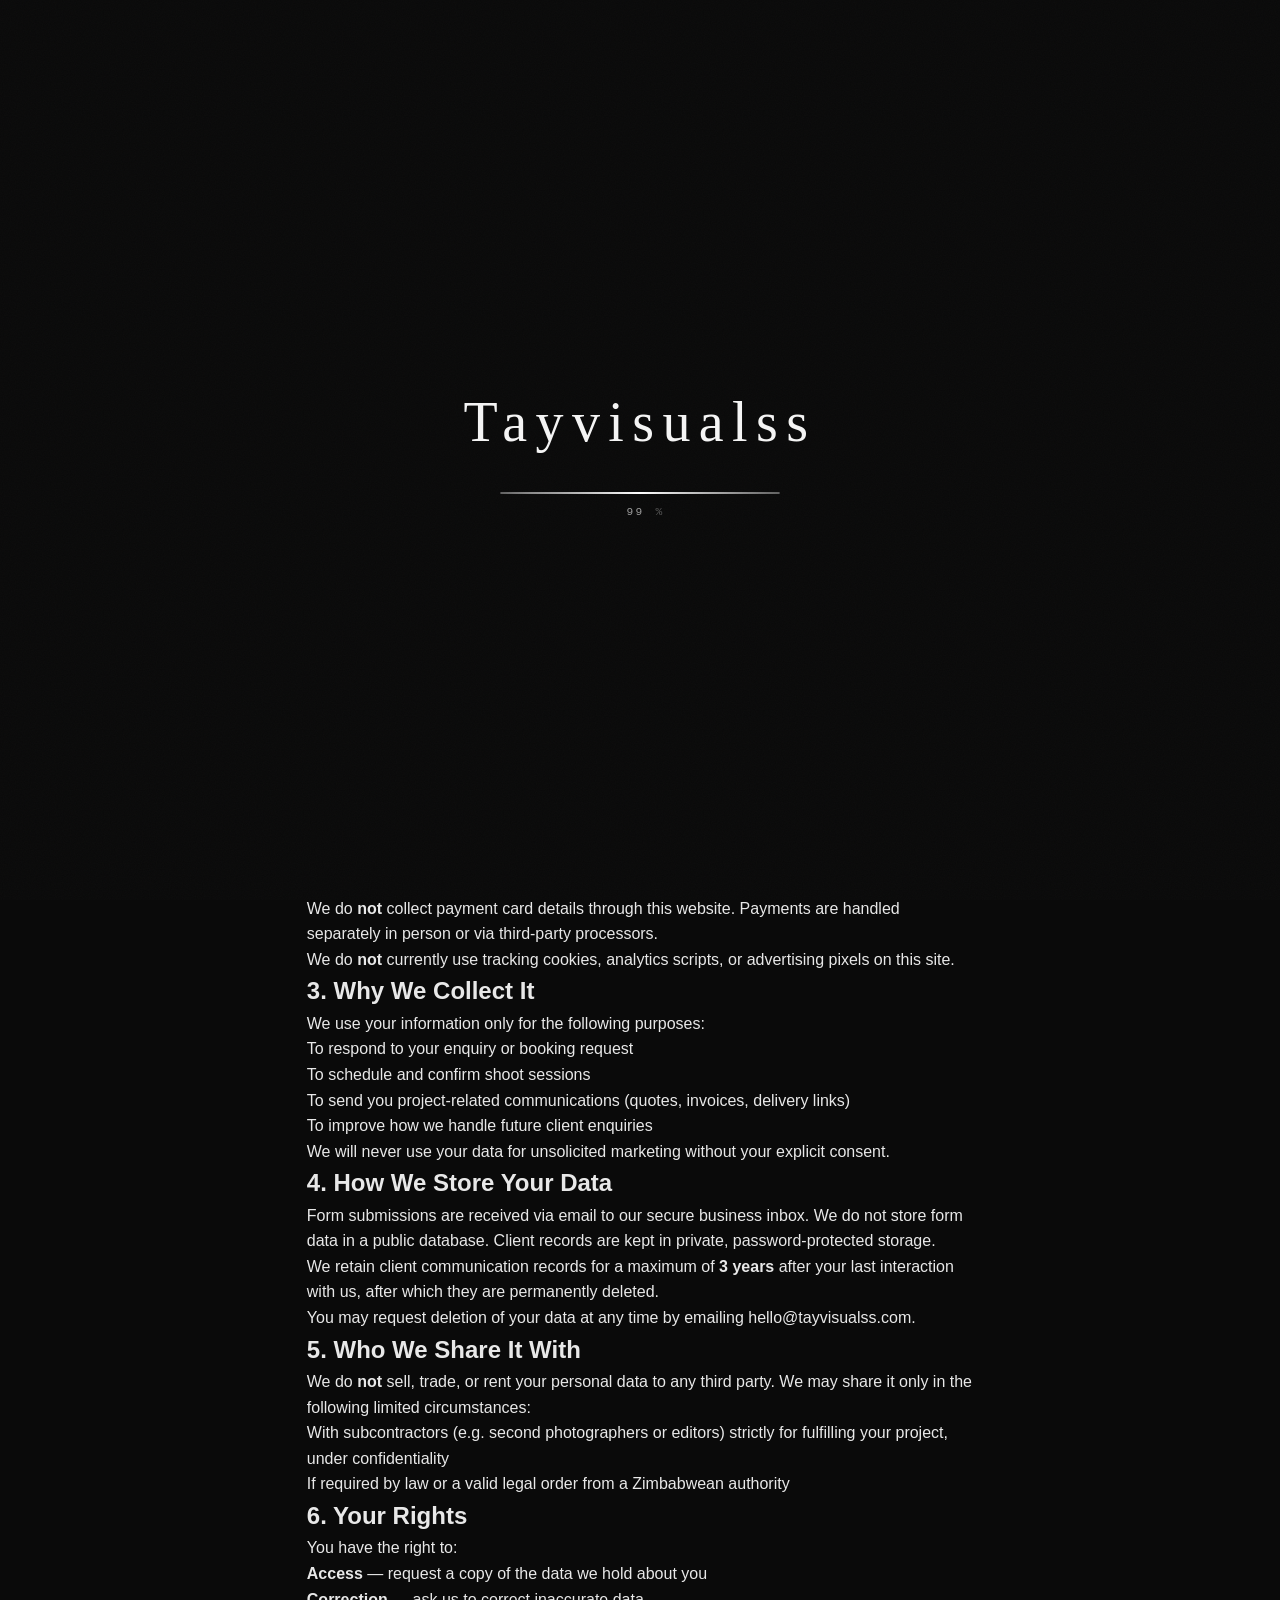
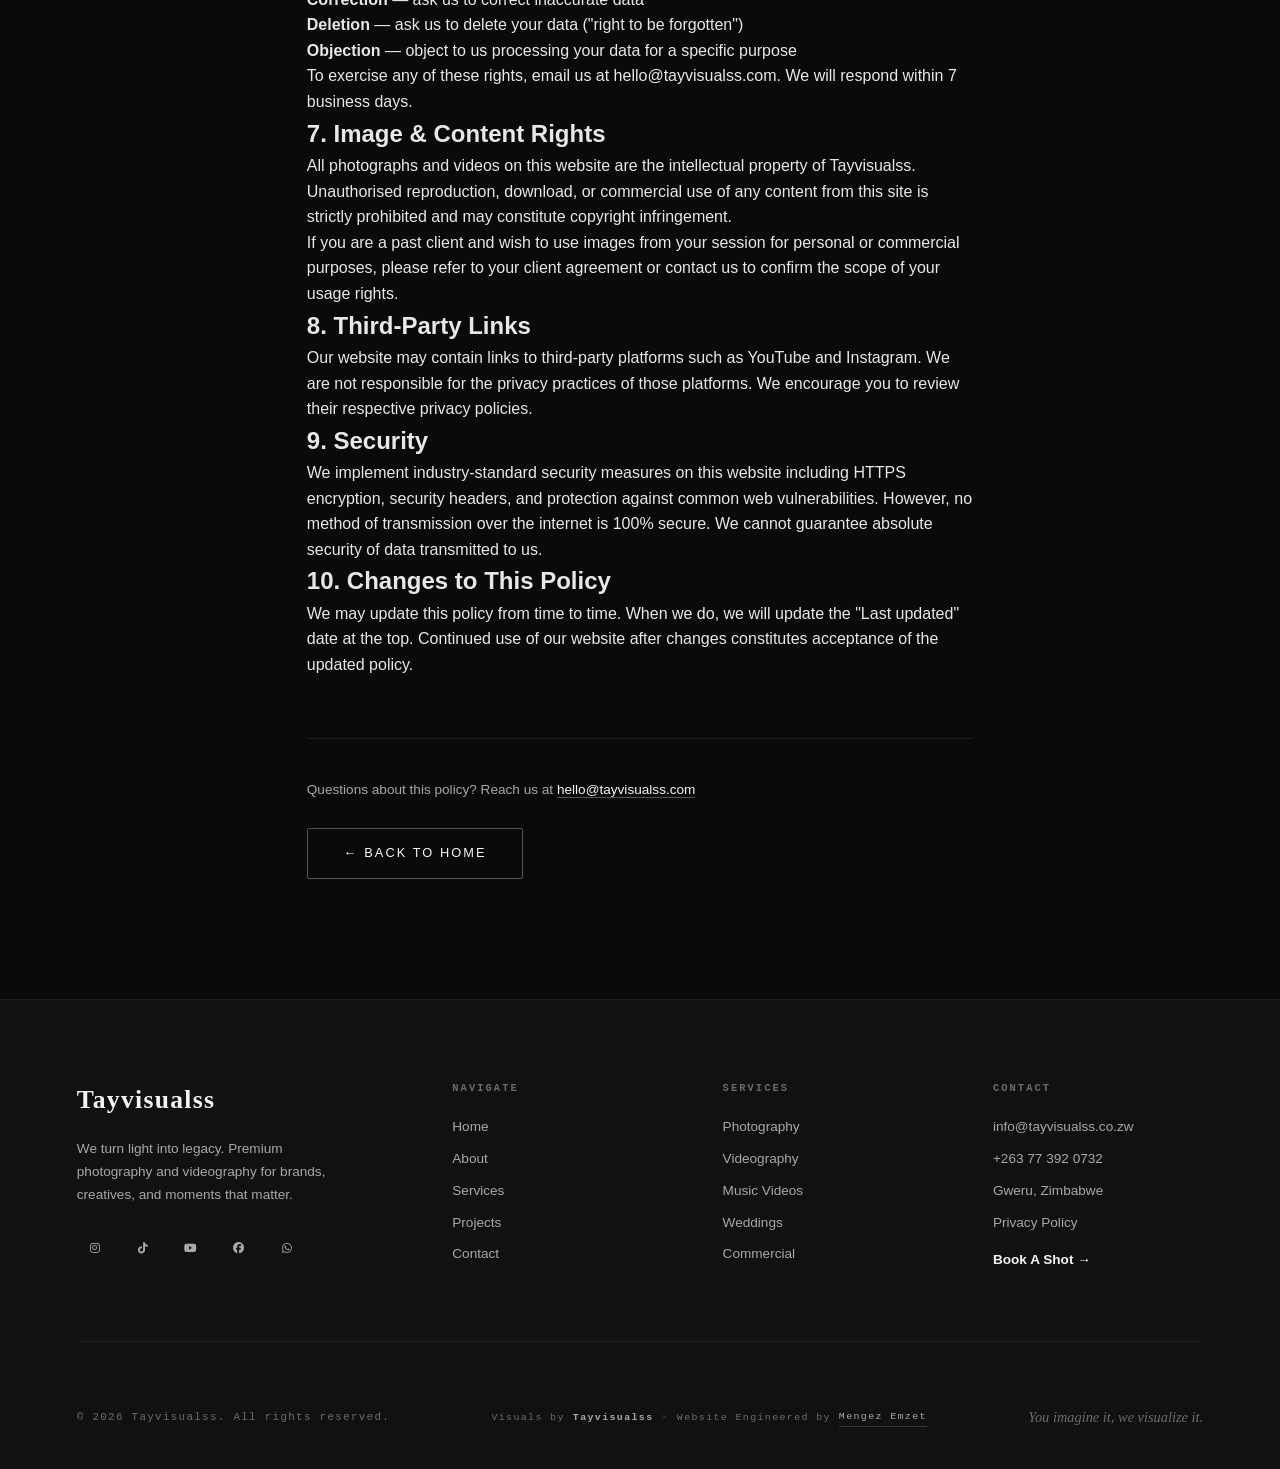
<file: privacy.html>
<!DOCTYPE html>
<html lang="en">
<head>
  <meta charset="UTF-8" />
  <meta name="viewport" content="width=device-width, initial-scale=1.0, maximum-scale=1.0, user-scalable=no" />
  <meta name="description" content="TayVisualss Privacy Policy — how we collect, use and protect your personal data." />
  <title>Privacy Policy — Tayvisualss</title>
  <link rel="stylesheet" href="https://cdnjs.cloudflare.com/ajax/libs/font-awesome/6.5.0/css/all.min.css" />
  <link rel="stylesheet" href="style.css" />
  <link rel="icon" href="assets/logo.jpeg" />
  <meta http-equiv="Content-Security-Policy" content="default-src 'self'; script-src 'self' 'unsafe-inline' https://www.google.com/recaptcha/ https://www.gstatic.com/recaptcha/; style-src 'self' 'unsafe-inline' https://cdnjs.cloudflare.com https://fonts.googleapis.com; font-src 'self' https://cdnjs.cloudflare.com https://fonts.gstatic.com data:; img-src 'self' data: blob: https://img.youtube.com https://images.unsplash.com; media-src 'self'; frame-src https://www.google.com/recaptcha/ https://recaptcha.google.com/; connect-src 'self' https://formspree.io; form-action 'self' https://formspree.io; base-uri 'self'; object-src 'none';">
  <meta http-equiv="X-XSS-Protection" content="1; mode=block" />
  <meta http-equiv="X-Content-Type-Options" content="nosniff" />
  <meta http-equiv="X-Frame-Options" content="DENY" />
  <meta http-equiv="Referrer-Policy" content="strict-origin-when-cross-origin" />
  <meta name="robots" content="noimageindex, noodp" />
</head>
<body>

<div id="page-loader">
  <div class="loader-logo">Tayvisualss</div>
  <div class="loader-bar-wrapper">
    <div class="loader-bar"><div class="loader-bar-progress"></div></div>
    <div class="loader-percentage"><span id="loader-percent">0</span>%</div>
  </div>
</div>

<div class="page-transition"></div>
<div class="cursor-dot"></div>
<div class="cursor-ring"></div>
<div class="mobile-menu-overlay"></div>

<nav class="mobile-menu">
  <ul class="mobile-nav-links">
    <li><a class="mobile-nav-link" href="index.html">Home</a></li>
    <li><a class="mobile-nav-link" href="about.html">About</a></li>
    <li><a class="mobile-nav-link" href="services.html">Services</a></li>
    <li><a class="mobile-nav-link" href="projects.html">Projects</a></li>
    <li><a class="mobile-nav-link" href="contact.html">Contact</a></li>
  </ul>
  <a class="mobile-nav-cta" href="book.html">Book A Shot</a>
  <p class="mobile-menu-footer">© 2026 Tayvisualss</p>
</nav>

<header id="navbar">
  <div class="nav-inner">
    <a class="nav-brand" href="index.html">
      <div class="nav-logo-wrapper">
        <img src="assets/logo.jpeg" alt="TayVisualss Logo" class="nav-logo-img" width="40" height="40" loading="lazy">
      </div>
      <span class="nav-name">Tayvisualss</span>
    </a>
    <ul class="nav-links">
      <li><a class="nav-link" href="index.html">Home</a></li>
      <li><a class="nav-link" href="about.html">About</a></li>
      <li><a class="nav-link" href="services.html">Services</a></li>
      <li><a class="nav-link" href="projects.html">Projects</a></li>
      <li><a class="nav-link" href="contact.html">Contact</a></li>
      <li><a class="nav-cta" href="book.html">Book A Shot</a></li>
    </ul>
    <button class="hamburger" aria-label="Menu"><span></span><span></span><span></span></button>
  </div>
</header>

<main>
  <!-- HERO -->
  <div class="about-hero" style="min-height:40vh">
    <div class="about-hero-content">
      <span class="section-label reveal from-left">Legal</span>
      <h1 class="about-hero-title reveal from-bottom">
        Privacy <em>Policy.</em>
      </h1>
    </div>
  </div>

  <!-- CONTENT -->
  <div class="section" style="padding-top:80px;padding-bottom:120px;max-width:820px">

    <p class="reveal from-bottom" style="font-family:var(--font-mono);font-size:0.68rem;letter-spacing:0.18em;text-transform:uppercase;color:var(--light-grey);margin-bottom:48px">
      Last updated: January 2026
    </p>

    <div class="privacy-block reveal from-left">
      <h2>1. Who We Are</h2>
      <p>TayVisualss is a photography and videography studio based in Harare, Zimbabwe. We operate the website at <strong>tayvisualss.com</strong>. When this policy says "we", "us" or "our", it means TayVisualss. When it says "you", it means you, the visitor or client.</p>
      <p>For questions about this policy, contact us at: <a href="mailto:hello@tayvisualss.com">hello@tayvisualss.com</a></p>
    </div>

    <div class="privacy-block reveal from-left">
      <h2>2. What Data We Collect</h2>
      <p>We only collect data you actively provide to us. This includes:</p>
      <ul>
        <li><strong>Contact form:</strong> First name, last name, email address, service interest, and your message.</li>
        <li><strong>Booking form:</strong> First name, last name, email, phone number, preferred service, preferred date and time, shoot location, project description, and how you found us.</li>
        <li><strong>Communications:</strong> Any emails or messages you send us directly.</li>
      </ul>
      <p>We do <strong>not</strong> collect payment card details through this website. Payments are handled separately in person or via third-party processors.</p>
      <p>We do <strong>not</strong> currently use tracking cookies, analytics scripts, or advertising pixels on this site.</p>
    </div>

    <div class="privacy-block reveal from-left">
      <h2>3. Why We Collect It</h2>
      <p>We use your information only for the following purposes:</p>
      <ul>
        <li>To respond to your enquiry or booking request</li>
        <li>To schedule and confirm shoot sessions</li>
        <li>To send you project-related communications (quotes, invoices, delivery links)</li>
        <li>To improve how we handle future client enquiries</li>
      </ul>
      <p>We will never use your data for unsolicited marketing without your explicit consent.</p>
    </div>

    <div class="privacy-block reveal from-left">
      <h2>4. How We Store Your Data</h2>
      <p>Form submissions are received via email to our secure business inbox. We do not store form data in a public database. Client records are kept in private, password-protected storage.</p>
      <p>We retain client communication records for a maximum of <strong>3 years</strong> after your last interaction with us, after which they are permanently deleted.</p>
      <p>You may request deletion of your data at any time by emailing <a href="mailto:hello@tayvisualss.com">hello@tayvisualss.com</a>.</p>
    </div>

    <div class="privacy-block reveal from-left">
      <h2>5. Who We Share It With</h2>
      <p>We do <strong>not</strong> sell, trade, or rent your personal data to any third party. We may share it only in the following limited circumstances:</p>
      <ul>
        <li>With subcontractors (e.g. second photographers or editors) strictly for fulfilling your project, under confidentiality</li>
        <li>If required by law or a valid legal order from a Zimbabwean authority</li>
      </ul>
    </div>

    <div class="privacy-block reveal from-left">
      <h2>6. Your Rights</h2>
      <p>You have the right to:</p>
      <ul>
        <li><strong>Access</strong> — request a copy of the data we hold about you</li>
        <li><strong>Correction</strong> — ask us to correct inaccurate data</li>
        <li><strong>Deletion</strong> — ask us to delete your data ("right to be forgotten")</li>
        <li><strong>Objection</strong> — object to us processing your data for a specific purpose</li>
      </ul>
      <p>To exercise any of these rights, email us at <a href="mailto:hello@tayvisualss.com">hello@tayvisualss.com</a>. We will respond within 7 business days.</p>
    </div>

    <div class="privacy-block reveal from-left">
      <h2>7. Image & Content Rights</h2>
      <p>All photographs and videos on this website are the intellectual property of Tayvisualss. Unauthorised reproduction, download, or commercial use of any content from this site is strictly prohibited and may constitute copyright infringement.</p>
      <p>If you are a past client and wish to use images from your session for personal or commercial purposes, please refer to your client agreement or contact us to confirm the scope of your usage rights.</p>
    </div>

    <div class="privacy-block reveal from-left">
      <h2>8. Third-Party Links</h2>
      <p>Our website may contain links to third-party platforms such as YouTube and Instagram. We are not responsible for the privacy practices of those platforms. We encourage you to review their respective privacy policies.</p>
    </div>

    <div class="privacy-block reveal from-left">
      <h2>9. Security</h2>
      <p>We implement industry-standard security measures on this website including HTTPS encryption, security headers, and protection against common web vulnerabilities. However, no method of transmission over the internet is 100% secure. We cannot guarantee absolute security of data transmitted to us.</p>
    </div>

    <div class="privacy-block reveal from-left">
      <h2>10. Changes to This Policy</h2>
      <p>We may update this policy from time to time. When we do, we will update the "Last updated" date at the top. Continued use of our website after changes constitutes acceptance of the updated policy.</p>
    </div>

    <div class="reveal from-bottom" style="margin-top:60px;padding-top:40px;border-top:1px solid rgba(255,255,255,0.08)">
      <p style="font-size:0.85rem;color:var(--silver)">Questions about this policy? Reach us at <a href="mailto:hello@tayvisualss.com" style="color:var(--white);border-bottom:1px solid rgba(255,255,255,0.3)">hello@tayvisualss.com</a></p>
      <a href="index.html" class="btn-secondary" style="display:inline-flex;margin-top:28px">← Back to Home</a>
    </div>

  </div>
</main>

<footer>
  <div class="footer-inner">
    <div class="footer-top">
      <div class="footer-brand">
        <span class="nav-name">Tayvisualss</span>
        <p>We turn light into legacy. Premium photography and videography for brands, creatives, and moments that matter.</p>
        <div class="footer-social">
          <a href="https://www.instagram.com/tayvisualss?igsh=bHJiNDJjOGJvYTNp" target="_blank" rel="noopener"title="Instagram"><i class="fa-brands fa-instagram"></i></a>
          <a href="https://www.tiktok.com/@tayvisualss?_r=1&_t=ZS-97Zy0SLtEe8" target="_blank" rel="noopener"title="TikTok"><i class="fa-brands fa-tiktok"></i></a>
          <a href="http://www.youtube.com/@tayvisualss" target="_blank" rel="noopener" title="YouTube"><i class="fa-brands fa-youtube"></i></a>
          <a href="https://www.facebook.com/tayoffficial
          " target="_blank" rel="noopener" title="Facebook"><i class="fa-brands fa-facebook"></i></a>
          <a href="https://wa.me/263773920732" title="WhatsApp"><i class="fa-brands fa-whatsapp"></i></a>
        </div>
      </div>
 
      <div class="footer-col">
        <h5>Navigate</h5>
        <a href="index.html" data-page="home">Home</a>
        <a href="about.html" data-page="about">About</a>
        <a href="services.html" data-page="services">Services</a>
        <a href="projects.html" data-page="projects">Projects</a>
        <a href="contact.html" data-page="contact">Contact</a>
      </div>
 
      <div class="footer-col">
        <h5>Services</h5>
        <a href="services.html" data-page="services">Photography</a>
        <a href="services.html" data-page="services">Videography</a>
        <a href="services.html" data-page="services">Music Videos</a>
        <a href="services.html" data-page="services">Weddings</a>
        <a href="services.html" data-page="services">Commercial</a>
      </div>
 
      <div class="footer-col">
        <h5>Contact</h5>
        <a>info@tayvisualss.co.zw</a>
        <a href="+263 77 392 0732">+263 77 392 0732</a>
        <a>Gweru, Zimbabwe</a>
        <a href="privacy.html" style="color:var(--silver)">Privacy Policy</a>
        <a href="book.html" data-page="book" style="margin-top:16px;color:var(--white);font-weight:600">Book A Shot →</a>
      </div>
    </div>
 
    <div class="footer-bottom">
      <p class="footer-copy">© 2026 Tayvisualss. All rights reserved.</p>
      <p class="footer-credit">
        Visuals by <span class="footer-credit-brand">Tayvisualss</span>
        <span class="footer-credit-divider">×</span>
        Website Engineered by <a href="https://mengezemzet.co.zw" target="_blank" rel="noopener" class="footer-credit-link">Mengez Emzet</a>
      </p>
      <p class="footer-tagline">You imagine it, we visualize it.</p>
    </div>
  </div>
</footer>

<script src="script.js"></script>
</body>
</html>
</file>
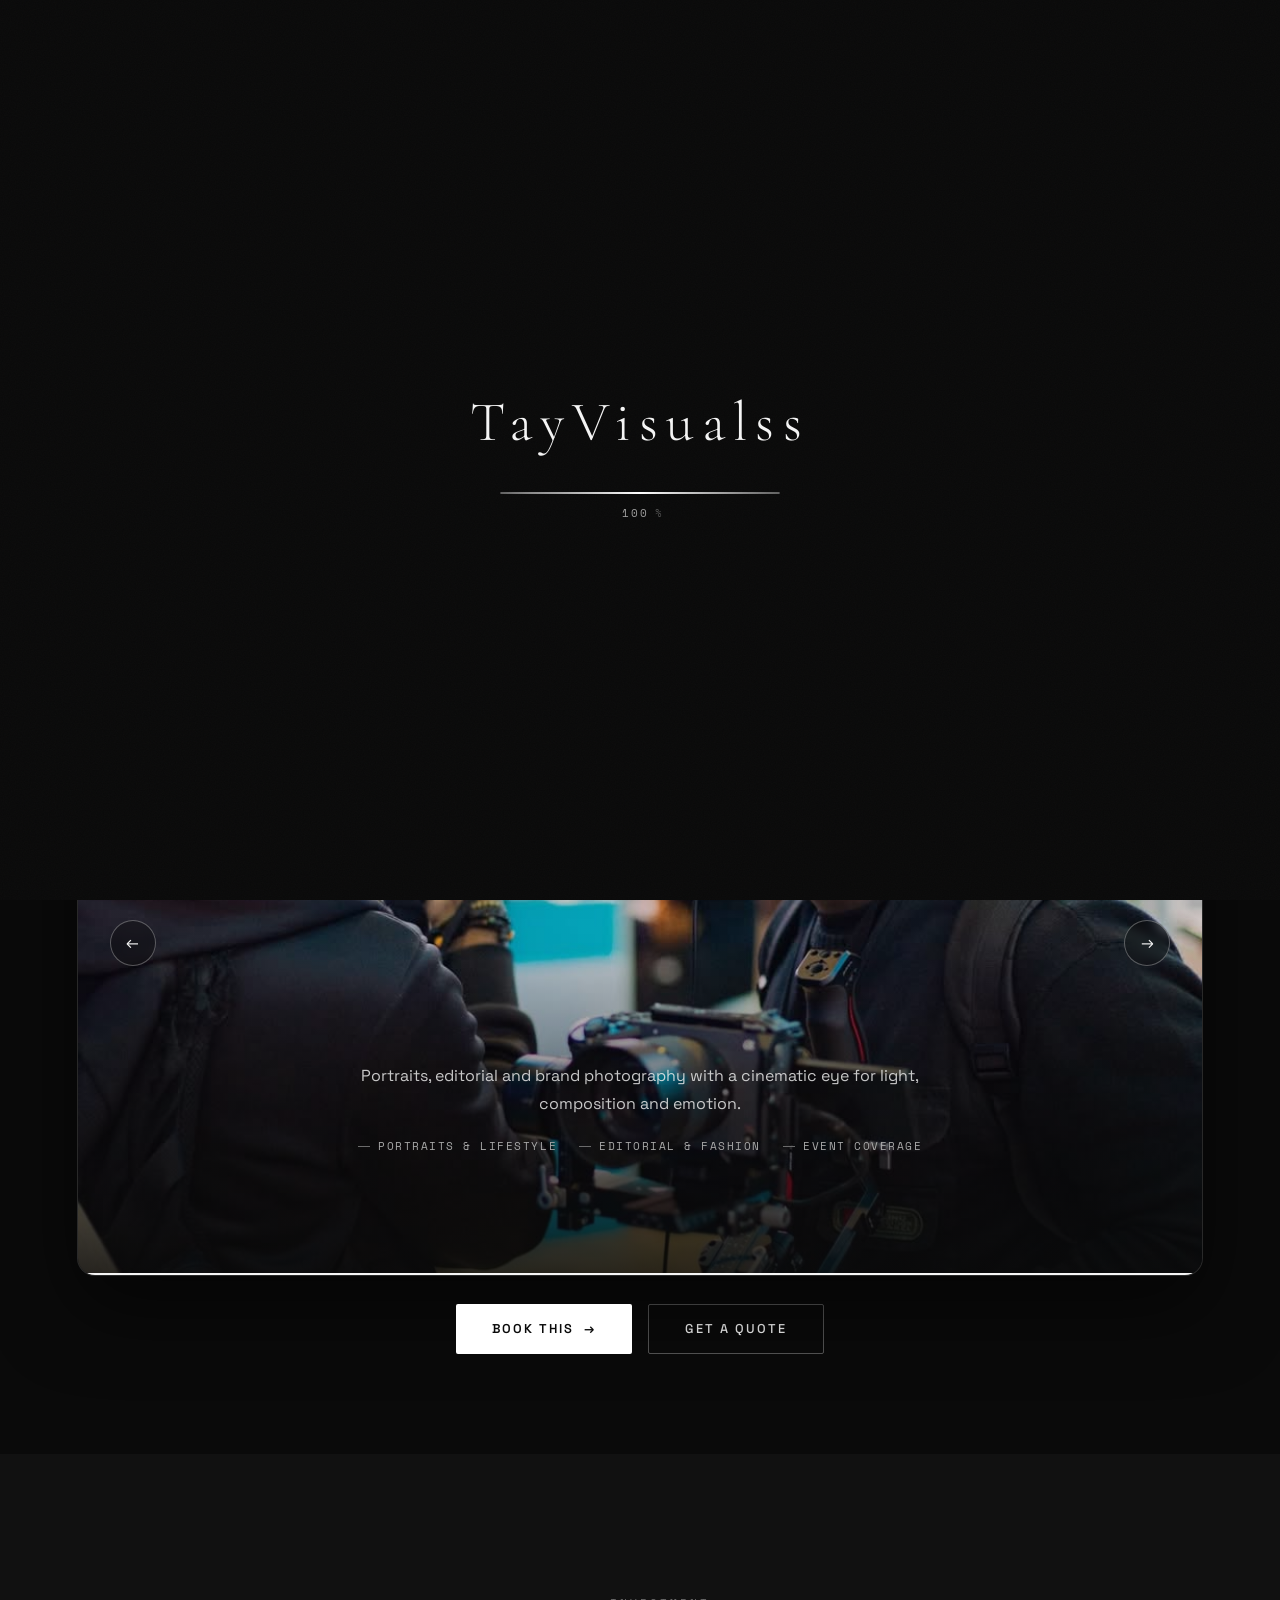
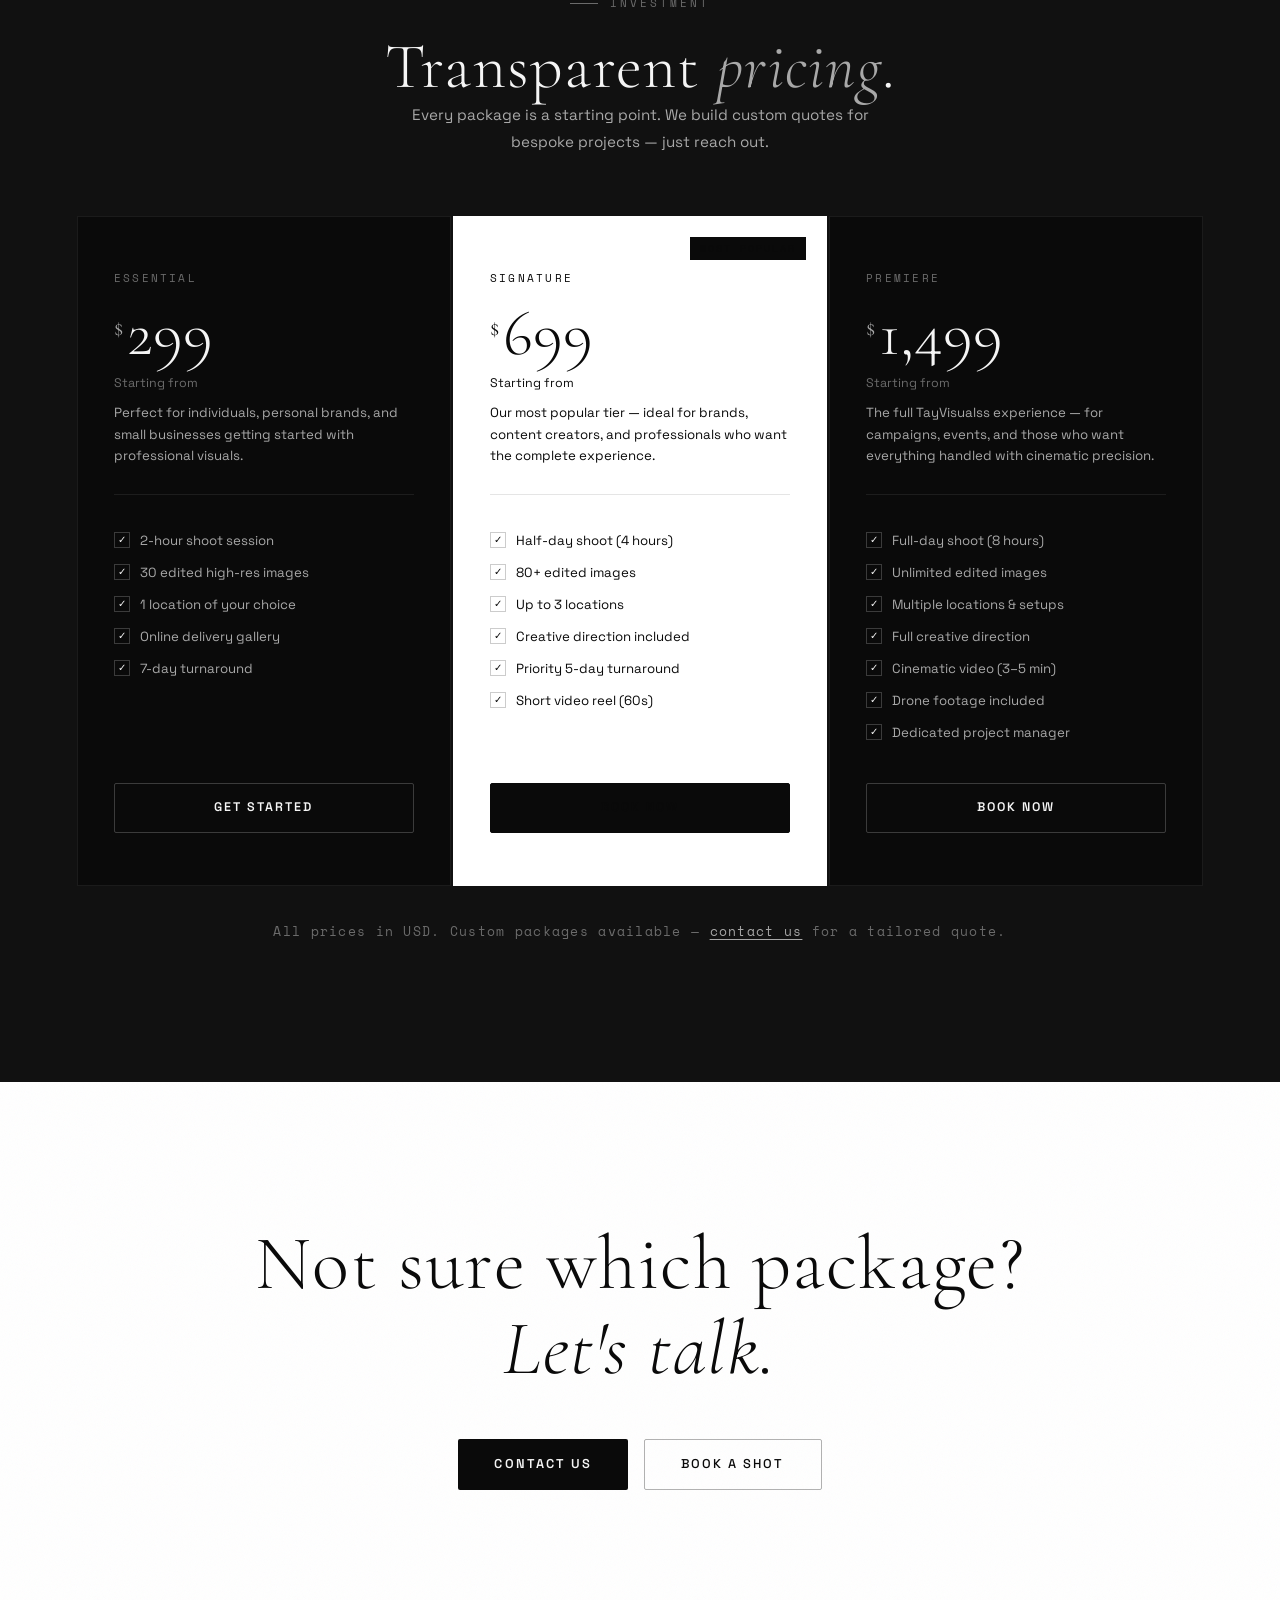
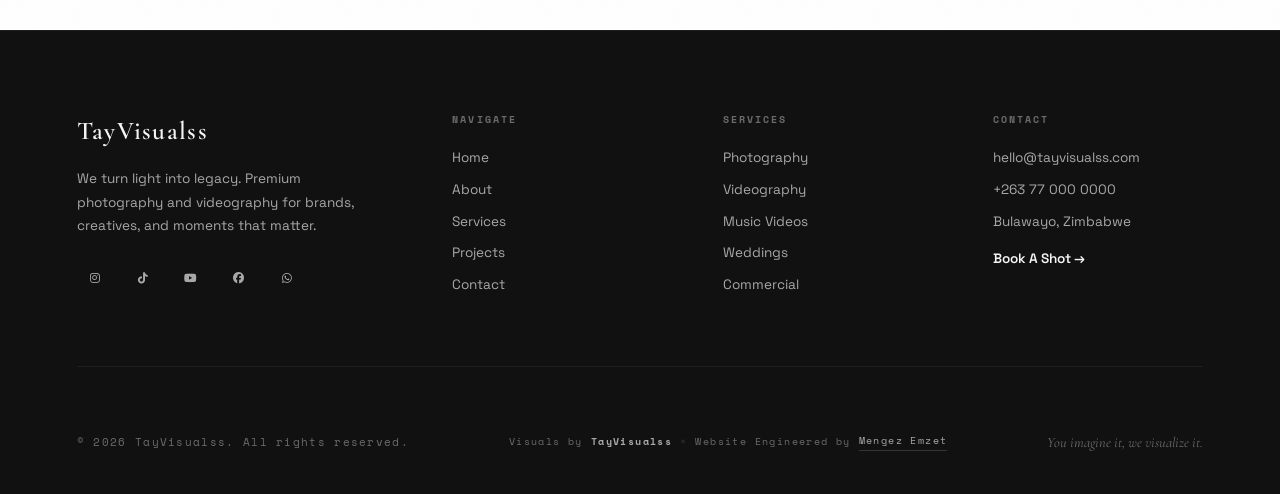
<file: services.html>
<!DOCTYPE html>
<html lang="en">
<head>
  <meta charset="UTF-8" />
  <meta name="viewport" content="width=device-width, initial-scale=1.0, maximum-scale=1.0, user-scalable=no" />
  <meta name="description" content="TayVisualss — Premium photography & videography. We visualize the stories you imagine." />
  <title>TayVisualss — Photography & Videography</title>
  <link rel="stylesheet" href="https://cdnjs.cloudflare.com/ajax/libs/font-awesome/6.5.0/css/all.min.css" />
  <link rel="stylesheet" href="style.css" />
  <link rel="icon" href="assets/logo.jpeg" />
</head>
<body>

<!-- ════════════════════════════════════════════════
     PAGE LOADER
════════════════════════════════════════════════ -->
<div id="page-loader">
    <div class="loader-logo">TayVisualss</div>
    <div class="loader-bar-wrapper">
      <div class="loader-bar">
        <div class="loader-bar-progress"></div>
      </div>
      <div class="loader-percentage">
        <span id="loader-percent">0</span>%
      </div>
    </div>
  </div>

<!-- ─── PAGE TRANSITION CURTAIN ────────────────────── -->
<div class="page-transition"></div>

<!-- ─── CUSTOM CURSOR ────────────────────────────────── -->
<div class="cursor-dot"></div>
<div class="cursor-ring"></div>

<!-- ─── MOBILE MENU OVERLAY ─────────────────────────── -->
<div class="mobile-menu-overlay"></div>

<!-- ─── MOBILE MENU ──────────────────────────────────── -->
<nav class="mobile-menu">
    <ul class="mobile-nav-links">
      <li><a class="mobile-nav-link" href="index.html" data-page="home">Home</a></li>
      <li><a class="mobile-nav-link" href="about.html" data-page="about">About</a></li>
      <li><a class="mobile-nav-link" href="services.html" data-page="services">Services</a></li>
      <li><a class="mobile-nav-link" href="projects.html" data-page="projects">Projects</a></li>
      <li><a class="mobile-nav-link" href="contact.html" data-page="contact">Contact</a></li>
    </ul>
    <a class="mobile-nav-cta" href="book.html" data-page="book">Book A Shot</a>
    <p class="mobile-menu-footer">© 2026 Tayvisualss</p>
  </nav>

<!-- ─── NAVBAR ───────────────────────────────────────── -->
<header id="navbar">
    <div class="nav-inner">
      <a class="nav-brand" href="#" data-page="home">
        <!-- ─── PICTURE LOGO ────────────────────────────────── -->
        <div class="nav-logo-wrapper">
          <picture class="nav-logo-picture">
            <!-- WebP format (modern browsers) -->
            <source 
              srcset="assets/logo.jpeg" 
              type="image/webp"
            >
            <!-- PNG fallback -->
            <source 
              srcset="assets/logo.jpeg" 
              type="image/png"
            >
            <!-- SVG fallback (if you want to keep it) -->
            <img 
              src="assets/logo.jpeg" 
              alt="Tayvisualss Logo" 
              class="nav-logo-img"
              width="40"
              height="40"
              loading="lazy"
            >
          </picture>
        </div>
        <span class="nav-name">Tayvisualss</span>
      </a>
  
      <ul class="nav-links">
        <li><a class="nav-link active" href="index.html" data-page="home">Home</a></li>
        <li><a class="nav-link" href="about.html" data-page="about">About</a></li>
        <li><a class="nav-link" href="services.html" data-page="services">Services</a></li>
        <li><a class="nav-link" href="projects.html" data-page="projects">Projects</a></li>
        <li><a class="nav-link" href="contact.html" data-page="contact">Contact</a></li>
        <li><a class="nav-cta" href="book.html" data-page="book">Book A Shot</a></li>
      </ul>
  
      <button class="hamburger" aria-label="Menu">
        <span></span><span></span><span></span>
      </button>
    </div>
  </header>

<main>

    //<div class="showcase-wrap showcase-wrap--framed">
      <div class="showcase-head"></div>

      <div class="services-hero">
        <div class="services-hero-content">
          <span class="section-label reveal from-left">What We Offer</span>
          <h1 class="about-hero-title reveal from-bottom">
            Services crafted for
            <em>your narrative.</em>
          </h1>
        </div>
      </div>

      <div class="showcase showcase--framed" data-delay="6000">
        <article class="showcase-slide active" data-dir="left">
          <img class="showcase-img" src="images/zitf.jpg" alt="Photography" onerror="this.style.display='none'" />
          <div class="showcase-content">
            <div class="showcase-cat">01 — Service</div>
            <h3 class="showcase-title">Photography</h3>
            <p class="showcase-desc">Portraits, editorial and brand photography with a cinematic eye for light, composition and emotion.</p>
            <ul class="showcase-points"><li>Portraits & Lifestyle</li><li>Editorial & Fashion</li><li>Event Coverage</li></ul>
          </div>
        </article>
        <article class="showcase-slide" data-dir="right">
          <img class="showcase-img" src="images/zitf.jpg" alt="Videography" loading="lazy" onerror="this.style.display='none'" />
          <div class="showcase-content">
            <div class="showcase-cat">02 — Service</div>
            <h3 class="showcase-title">Videography</h3>
            <p class="showcase-desc">Motion storytelling from planning to final colour grade — films that feel as good as they look.</p>
            <ul class="showcase-points"><li>Short Films</li><li>Brand & Corporate Video</li><li>Reels & Drone</li></ul>
          </div>
        </article>
        <article class="showcase-slide" data-dir="top">
          <img class="showcase-img" src="images/zitf.jpg" alt="Music Videos" loading="lazy" onerror="this.style.display='none'" />
          <div class="showcase-content">
            <div class="showcase-cat">03 — Service</div>
            <h3 class="showcase-title">Music Videos</h3>
            <p class="showcase-desc">We turn sound into vision with strong concepts, full production and a polished finish.</p>
            <ul class="showcase-points"><li>Concept Development</li><li>Performance & Narrative</li><li>Teasers & Lyric Videos</li></ul>
          </div>
        </article>
        <article class="showcase-slide" data-dir="bottom">
          <img class="showcase-img" src="images/zitf.jpg" alt="Wedding Films" loading="lazy" onerror="this.style.display='none'" />
          <div class="showcase-content">
            <div class="showcase-cat">04 — Service</div>
            <h3 class="showcase-title">Wedding Films</h3>
            <p class="showcase-desc">Your day told as a film — vows, laughter and every quiet in-between moment kept forever.</p>
            <ul class="showcase-points"><li>Highlight Films</li><li>Full Day Coverage</li><li>Same-Day Edits</li></ul>
          </div>
        </article>
        <article class="showcase-slide" data-dir="zoom">
          <img class="showcase-img" src="images/zitf.jpg" alt="Lobola Ceremonies" loading="lazy" onerror="this.style.display='none'" />
          <div class="showcase-content">
            <div class="showcase-cat">05 — Service</div>
            <h3 class="showcase-title">Lobola Ceremonies</h3>
            <p class="showcase-desc">Traditional lobola coverage with respect for the culture and cinematic detail in every moment.</p>
            <ul class="showcase-points"><li>Full Ceremony Coverage</li><li>Family Portraits</li><li>Highlight Film</li></ul>
          </div>
        </article>
        <article class="showcase-slide" data-dir="left">
          <img class="showcase-img" src="images/zitf.jpg" alt="Events & Corporate" loading="lazy" onerror="this.style.display='none'" />
          <div class="showcase-content">
            <div class="showcase-cat">06 — Service</div>
            <h3 class="showcase-title">Events & Corporate</h3>
            <p class="showcase-desc">Launches, galas, conferences and private celebrations covered with discretion and priority delivery.</p>
            <ul class="showcase-points"><li>Corporate Events</li><li>Private Celebrations</li><li>Priority Delivery</li></ul>
          </div>
        </article>
        
        <article class="showcase-slide" data-dir="top">
          <img class="showcase-img" src="images/zitf.jpg" alt="Product & Commercial" loading="lazy" onerror="this.style.display='none'" />
          <div class="showcase-content">
            <div class="showcase-cat">07 — Service</div>
            <h3 class="showcase-title">Product & Commercial</h3>
            <p class="showcase-desc">Clean, precise product and commercial content styled to show quality and convert.</p>
            <ul class="showcase-points"><li>E-Commerce Shots</li><li>Luxury Product Shoots</li><li>Lifestyle Scenes</li></ul>
          </div>
        </article>
        <button class="showcase-arrow showcase-side showcase-side--left showcase-prev" aria-label="Previous slide">←</button>
        <button class="showcase-arrow showcase-side showcase-side--right showcase-next" aria-label="Next slide">→</button>
        <div class="showcase-progress"><span></span></div>
      </div>
      <div class="showcase-bar">
        <a class="btn-primary" href="book.html"><span>Book This</span><span>→</span></a>
        <a class="btn-secondary" href="contact.html">Get A Quote</a>
      </div>
    </div>

    <!-- PRICING -->
    <div class="section-full pricing-section" style="padding:var(--section-pad) clamp(20px,6vw,80px)">
      <div style="max-width:1400px;margin:0 auto">
        <div class="reveal from-top" style="text-align:center;max-width:600px;margin:0 auto 60px">
          <span class="section-label" style="justify-content:center">Investment</span>
          <h2 class="section-title">Transparent <em>pricing</em>.</h2>
          <p class="section-desc" style="margin:0 auto">Every package is a starting point. We build custom quotes for bespoke projects — just reach out.</p>
        </div>
  
        <div class="pricing-grid">
          <!-- ESSENTIAL -->
          <div class="pricing-card reveal from-left">
            <div class="pricing-tier">Essential</div>
            <div class="pricing-price">
              <span class="pricing-currency">$</span>
              <span class="pricing-price-tag">299</span>
            </div>
            <p class="pricing-period">Starting from</p>
            <p class="pricing-desc">Perfect for individuals, personal brands, and small businesses getting started with professional visuals.</p>
            <div class="pricing-features">
              <div class="pricing-feature">
                <div class="pricing-feature-check">✓</div>
                <span>2-hour shoot session</span>
              </div>
              <div class="pricing-feature">
                <div class="pricing-feature-check">✓</div>
                <span>30 edited high-res images</span>
              </div>
              <div class="pricing-feature">
                <div class="pricing-feature-check">✓</div>
                <span>1 location of your choice</span>
              </div>
              <div class="pricing-feature">
                <div class="pricing-feature-check">✓</div>
                <span>Online delivery gallery</span>
              </div>
              <div class="pricing-feature">
                <div class="pricing-feature-check">✓</div>
                <span>7-day turnaround</span>
              </div>
            </div>
            <a class="btn-pricing" href="#" data-page="book">Get Started</a>
          </div>
  
          <!-- SIGNATURE — FEATURED -->
          <div class="pricing-card featured reveal from-bottom reveal-delay-2">
            <div class="pricing-badge">Most Popular</div>
            <div class="pricing-tier">Signature</div>
            <div class="pricing-price">
              <span class="pricing-currency">$</span>
              <span class="pricing-price-tag">699</span>
            </div>
            <p class="pricing-period">Starting from</p>
            <p class="pricing-desc">Our most popular tier — ideal for brands, content creators, and professionals who want the complete experience.</p>
            <div class="pricing-features">
              <div class="pricing-feature">
                <div class="pricing-feature-check">✓</div>
                <span>Half-day shoot (4 hours)</span>
              </div>
              <div class="pricing-feature">
                <div class="pricing-feature-check">✓</div>
                <span>80+ edited images</span>
              </div>
              <div class="pricing-feature">
                <div class="pricing-feature-check">✓</div>
                <span>Up to 3 locations</span>
              </div>
              <div class="pricing-feature">
                <div class="pricing-feature-check">✓</div>
                <span>Creative direction included</span>
              </div>
              <div class="pricing-feature">
                <div class="pricing-feature-check">✓</div>
                <span>Priority 5-day turnaround</span>
              </div>
              <div class="pricing-feature">
                <div class="pricing-feature-check">✓</div>
                <span>Short video reel (60s)</span>
              </div>
            </div>
            <a class="btn-pricing" href="#" data-page="book">Book Now</a>
          </div>
  
          <!-- PREMIERE -->
          <div class="pricing-card reveal from-right">
            <div class="pricing-tier">Premiere</div>
            <div class="pricing-price">
              <span class="pricing-currency">$</span>
              <span class="pricing-price-tag">1,499</span>
            </div>
            <p class="pricing-period">Starting from</p>
            <p class="pricing-desc">The full TayVisualss experience — for campaigns, events, and those who want everything handled with cinematic precision.</p>
            <div class="pricing-features">
              <div class="pricing-feature">
                <div class="pricing-feature-check">✓</div>
                <span>Full-day shoot (8 hours)</span>
              </div>
              <div class="pricing-feature">
                <div class="pricing-feature-check">✓</div>
                <span>Unlimited edited images</span>
              </div>
              <div class="pricing-feature">
                <div class="pricing-feature-check">✓</div>
                <span>Multiple locations & setups</span>
              </div>
              <div class="pricing-feature">
                <div class="pricing-feature-check">✓</div>
                <span>Full creative direction</span>
              </div>
              <div class="pricing-feature">
                <div class="pricing-feature-check">✓</div>
                <span>Cinematic video (3–5 min)</span>
              </div>
              <div class="pricing-feature">
                <div class="pricing-feature-check">✓</div>
                <span>Drone footage included</span>
              </div>
              <div class="pricing-feature">
                <div class="pricing-feature-check">✓</div>
                <span>Dedicated project manager</span>
              </div>
            </div>
            <a class="btn-pricing" href="#" data-page="book">Book Now</a>
          </div>
        </div>
  
        <p class="reveal from-bottom" style="text-align:center;margin-top:36px;font-size:0.8rem;color:var(--light-grey);font-family:var(--font-mono);letter-spacing:0.1em">
          All prices in USD. Custom packages available — <a href="#" data-page="contact" style="color:var(--silver);text-decoration:underline;text-underline-offset:3px">contact us</a> for a tailored quote.
        </p>
      </div>
    </div>
  
    <div class="cta-band">
      <div class="cta-band-grain"></div>
      <h2 class="cta-band-title reveal from-bottom">Not sure which package? <em>Let's talk.</em></h2>
      <div class="cta-band-actions reveal from-bottom reveal-delay-2">
        <a class="btn-dark" href="#" data-page="contact">Contact Us</a>
        <a class="btn-outline-dark" href="#" data-page="book">Book A Shot</a>
      </div>
    </div>
  
  </main>


<!-- ─── FOOTER ───────────────────────────────────────── -->
<footer>
    <div class="footer-inner">
      <div class="footer-top">
        <div class="footer-brand">
          <span class="nav-name">TayVisualss</span>
          <p>We turn light into legacy. Premium photography and videography for brands, creatives, and moments that matter.</p>
          <div class="footer-social">
            <a href="#" title="Instagram"><i class="fa-brands fa-instagram"></i></a>
            <a href="#" title="TikTok"><i class="fa-brands fa-tiktok"></i></a>
            <a href="#" title="YouTube"><i class="fa-brands fa-youtube"></i></a>
            <a href="#" title="Facebook"><i class="fa-brands fa-facebook"></i></a>
            <a href="#" title="WhatsApp"><i class="fa-brands fa-whatsapp"></i></a>
          </div>
        </div>
   
        <div class="footer-col">
          <h5>Navigate</h5>
          <a href="#" data-page="home">Home</a>
          <a href="#" data-page="about">About</a>
          <a href="#" data-page="services">Services</a>
          <a href="#" data-page="projects">Projects</a>
          <a href="#" data-page="contact">Contact</a>
        </div>
   
        <div class="footer-col">
          <h5>Services</h5>
          <a href="#" data-page="services">Photography</a>
          <a href="#" data-page="services">Videography</a>
          <a href="#" data-page="services">Music Videos</a>
          <a href="#" data-page="services">Weddings</a>
          <a href="#" data-page="services">Commercial</a>
        </div>
   
        <div class="footer-col">
          <h5>Contact</h5>
          <a href="mailto:hello@tayvisualss.com">hello@tayvisualss.com</a>
          <a href="#">+263 77 000 0000</a>
          <a href="#">Bulawayo, Zimbabwe</a>
          <a href="#" data-page="book" style="margin-top:16px;color:var(--white);font-weight:600">Book A Shot →</a>
        </div>
      </div>
   
      <div class="footer-bottom">
        <p class="footer-copy">© 2026 TayVisualss. All rights reserved.</p>
        <p class="footer-credit">
          Visuals by <span class="footer-credit-brand">TayVisualss</span>
          <span class="footer-credit-divider">×</span>
          Website Engineered by <a href="https://mengezdev.com" target="_blank" rel="noopener" class="footer-credit-link">Mengez Emzet</a>
        </p>
        <p class="footer-tagline">You imagine it, we visualize it.</p>
      </div>
    </div>
  </footer>

<script src="script.js"></script>
</body>
</html>
</file>
<file: style.css>
/* ===================================================
   TayVisualss — style.css
   Black & White Cinematic Design System
   =================================================== */

/* ─── FONTS ─────────────────────────────────────── */
@import url('https://fonts.googleapis.com/css2?family=Cormorant+Garamond:ital,wght@0,300;0,400;0,600;1,300;1,400&family=Space+Grotesk:wght@300;400;500;600;700&family=Space+Mono:ital,wght@0,400;0,700;1,400&display=swap');

/* ─── CUSTOM PROPERTIES ─────────────────────────── */
:root {
  --black: #0a0a0a;
  --off-black: #111111;
  --dark-grey: #1a1a1a;
  --mid-grey: #2e2e2e;
  --light-grey: #6b6b6b;
  --silver: #a8a8a8;
  --off-white: #e8e8e8;
  --white: #f5f5f5;
  --pure-white: #ffffff;

  --font-display: 'Cormorant Garamond', serif;
  --font-body: 'Space Grotesk', sans-serif;
  --font-mono: 'Space Mono', monospace;

  --transition: 0.4s cubic-bezier(0.16, 1, 0.3, 1);
  --transition-fast: 0.2s cubic-bezier(0.16, 1, 0.3, 1);
  --transition-slow: 0.8s cubic-bezier(0.16, 1, 0.3, 1);

  --nav-height: 76px;
  --section-pad: clamp(80px, 12vw, 140px);
}

/* ─── RESET ─────────────────────────────────────── */
*, *::before, *::after { box-sizing: border-box; margin: 0; padding: 0; }
html { scroll-behavior: smooth; font-size: 16px; }
body {
  background: var(--black);
  color: var(--off-white);
  font-family: var(--font-body);
  font-weight: 400;
  line-height: 1.6;
  overflow-x: hidden;
  -webkit-font-smoothing: antialiased;
}
img, video { display: block; max-width: 100%; }
a { text-decoration: none; color: inherit; }
ul { list-style: none; }
button { cursor: pointer; border: none; background: none; font-family: inherit; }

/* ─── SCROLLBAR ──────────────────────────────────── */
::-webkit-scrollbar { width: 4px; }
::-webkit-scrollbar-track { background: var(--black); }
::-webkit-scrollbar-thumb { background: var(--mid-grey); border-radius: 2px; }
::-webkit-scrollbar-thumb:hover { background: var(--silver); }

/* ─── SELECTION ──────────────────────────────────── */
::selection { background: var(--white); color: var(--black); }

/* ─── PAGE LOADER ────────────────────────────────────── */
#page-loader {
  position: fixed;
  inset: 0;
  background: var(--black);
  z-index: 9999;
  display: flex;
  align-items: center;
  justify-content: center;
  flex-direction: column;
  gap: 24px;
  transition: opacity 0.8s ease, visibility 0.8s ease;
}

#page-loader.hidden {
  opacity: 0;
  visibility: hidden;
  pointer-events: none;
}

/* ─── LOADER LOGO ────────────────────────────────────── */
.loader-logo {
  font-family: var(--font-display);
  font-size: clamp(2rem, 5vw, 3.5rem);
  font-weight: 300;
  letter-spacing: 0.15em;
  color: var(--white);
  opacity: 0;
  animation: loaderFade 0.6s ease 0.2s forwards;
}

/* ─── LOADER BAR WRAPPER ────────────────────────────── */
.loader-bar-wrapper {
  width: 280px;
  max-width: 80vw;
  display: flex;
  flex-direction: column;
  gap: 10px;
  align-items: center;
}

/* ─── LOADER BAR ─────────────────────────────────────── */
.loader-bar {
  width: 100%;
  height: 2px;
  background: rgba(255, 255, 255, 0.08);
  border-radius: 4px;
  position: relative;
  overflow: hidden;
}

/* ─── LOADER BAR PROGRESS ───────────────────────────── */
.loader-bar-progress {
  position: absolute;
  top: 0;
  left: 0;
  height: 100%;
  width: 0%;
  background: linear-gradient(90deg, 
    rgba(255, 255, 255, 0.3) 0%,
    #ffffff 50%,
    rgba(255, 255, 255, 0.3) 100%
  );
  border-radius: 4px;
  animation: loaderProgress 2s cubic-bezier(0.16, 1, 0.3, 1) 0.3s forwards;
}

/* ─── LOADER PERCENTAGE ──────────────────────────────── */
.loader-percentage {
  font-family: var(--font-mono);
  font-size: 0.7rem;
  letter-spacing: 0.2em;
  color: rgba(255, 255, 255, 0.3);
  opacity: 0;
  animation: loaderFade 0.6s ease 0.8s forwards;
}

.loader-percentage span {
  display: inline-block;
  min-width: 40px;
  text-align: center;
  color: rgba(255, 255, 255, 0.6);
  font-weight: 500;
}

/* ─── ANIMATIONS ──────────────────────────────────────── */
@keyframes loaderFade {
  to { opacity: 1; }
}

@keyframes loaderProgress {
  0% { width: 0%; }
  10% { width: 8%; }
  30% { width: 25%; }
  50% { width: 45%; }
  65% { width: 62%; }
  80% { width: 78%; }
  92% { width: 92%; }
  100% { width: 100%; }
}

/* ─── PULSING GLOW EFFECT ────────────────────────────── */
.loader-bar::before {
  content: '';
  position: absolute;
  top: -4px;
  left: 0;
  width: 60px;
  height: 10px;
  background: radial-gradient(ellipse at center, rgba(255,255,255,0.15) 0%, transparent 70%);
  border-radius: 50%;
  filter: blur(4px);
  animation: loaderGlow 2s ease-in-out infinite;
}

@keyframes loaderGlow {
  0%, 100% { 
    opacity: 0;
    transform: translateX(0);
  }
  50% { 
    opacity: 1;
    transform: translateX(220px);
  }
}

/* ─── CURSOR ─────────────────────────────────────── */
.cursor-dot, .cursor-ring {
  position: fixed;
  border-radius: 50%;
  pointer-events: none;
  z-index: 9998;
  transition: opacity 0.3s ease;
}
.cursor-dot {
  width: 6px; height: 6px;
  background: var(--white);
  transform: translate(-50%, -50%);
  top: 0; left: 0;
}
.cursor-ring {
  width: 36px; height: 36px;
  border: 1px solid rgba(245,245,245,0.5);
  transform: translate(-50%, -50%);
  top: 0; left: 0;
  transition: width 0.3s ease, height 0.3s ease, border-color 0.3s ease;
}
.cursor-ring.hover {
  width: 56px; height: 56px;
  border-color: var(--white);
}
@media (hover: none) { .cursor-dot, .cursor-ring { display: none; } }

/* ─── NAVIGATION ─────────────────────────────────── */
#navbar {
  position: fixed;
  top: 0; left: 0; right: 0;
  height: var(--nav-height);
  z-index: 1000;
  display: flex;
  align-items: center;
  padding: 0 clamp(20px, 5vw, 60px);
  transition: background var(--transition), backdrop-filter var(--transition), border-bottom var(--transition);
}
#navbar.scrolled {
  background: rgba(10,10,10,0.92);
  backdrop-filter: blur(20px);
  -webkit-backdrop-filter: blur(20px);
  border-bottom: 1px solid rgba(255,255,255,0.06);
}
.nav-inner {
  display: flex;
  align-items: center;
  justify-content: space-between;
  width: 100%;
  max-width: 1400px;
  margin: 0 auto;
}
.nav-brand {
  display: flex;
  align-items: center;
  gap: 12px;
}
.nav-logo-img {
  width: 40px; height: 40px;
  border-radius: 50%;
  object-fit: cover;
  border: 1px solid rgba(255,255,255,0.2);
  background: var(--mid-grey);
  display: flex;
  align-items: center;
  justify-content: center;
  overflow: hidden;
  flex-shrink: 0;
}
.nav-logo-svg {
  width: 40px; height: 40px;
  flex-shrink: 0;
}
.nav-name {
  font-family: var(--font-display);
  font-size: 1.4rem;
  font-weight: 600;
  letter-spacing: 0.05em;
  color: var(--white);
  white-space: nowrap;
}
.nav-links {
  display: flex;
  align-items: center;
  gap: clamp(24px, 3vw, 44px);
}
.nav-link {
  font-family: var(--font-body);
  font-size: 0.82rem;
  font-weight: 500;
  letter-spacing: 0.12em;
  text-transform: uppercase;
  color: var(--silver);
  position: relative;
  transition: color var(--transition-fast);
}
.nav-link::after {
  content: '';
  position: absolute;
  bottom: -4px; left: 0;
  width: 0; height: 1px;
  background: var(--white);
  transition: width var(--transition);
}
.nav-link:hover, .nav-link.active { color: var(--white); }
.nav-link:hover::after, .nav-link.active::after { width: 100%; }
.nav-cta {
  font-family: var(--font-body);
  font-size: 0.78rem;
  font-weight: 600;
  letter-spacing: 0.14em;
  text-transform: uppercase;
  color: var(--black);
  background: var(--white);
  padding: 10px 22px;
  border-radius: 2px;
  transition: background var(--transition-fast), color var(--transition-fast), transform var(--transition-fast);
  white-space: nowrap;
}
.nav-cta:hover {
  background: var(--off-white);
  transform: translateY(-1px);
}

/* ─── HAMBURGER ──────────────────────────────────── */
.hamburger {
  display: none;
  flex-direction: column;
  gap: 5px;
  padding: 6px;
  cursor: pointer;
  z-index: 1100;
}
.hamburger span {
  display: block;
  width: 26px;
  height: 1.5px;
  background: var(--white);
  transition: transform var(--transition), opacity var(--transition), width var(--transition);
  transform-origin: left center;
}
.hamburger.open span:nth-child(1) { transform: rotate(45deg) translateY(-1px); }
.hamburger.open span:nth-child(2) { opacity: 0; width: 0; }
.hamburger.open span:nth-child(3) { transform: rotate(-45deg) translateY(1px); }

/* ─── MOBILE MENU ────────────────────────────────── */
.mobile-menu {
  position: fixed;
  top: 0; left: 0;
  width: min(320px, 85vw);
  height: 100vh;
  background: var(--off-black);
  z-index: 1050;
  display: flex;
  flex-direction: column;
  padding: 100px 40px 60px;
  transform: translateX(-100%);
  transition: transform var(--transition-slow);
  border-right: 1px solid rgba(255,255,255,0.06);
}
.mobile-menu.open { transform: translateX(0); }
.mobile-menu-overlay {
  position: fixed;
  inset: 0;
  background: rgba(0,0,0,0.7);
  z-index: 1040;
  opacity: 0;
  pointer-events: none;
  transition: opacity var(--transition);
}
.mobile-menu-overlay.open { opacity: 1; pointer-events: all; }
.mobile-nav-links {
  display: flex;
  flex-direction: column;
  gap: 8px;
}
.mobile-nav-link {
  font-family: var(--font-display);
  font-size: 2rem;
  font-weight: 300;
  color: var(--silver);
  padding: 10px 0;
  border-bottom: 1px solid rgba(255,255,255,0.06);
  transition: color var(--transition-fast), padding-left var(--transition-fast);
  display: block;
}
.mobile-nav-link:hover { color: var(--white); padding-left: 8px; }
.mobile-nav-cta {
  margin-top: 40px;
  display: inline-block;
  font-size: 0.8rem;
  font-weight: 600;
  letter-spacing: 0.14em;
  text-transform: uppercase;
  color: var(--black);
  background: var(--white);
  padding: 14px 28px;
  text-align: center;
  transition: background var(--transition-fast);
}
.mobile-nav-cta:hover { background: var(--off-white); }
.mobile-menu-footer {
  margin-top: auto;
  font-size: 0.75rem;
  color: var(--light-grey);
  letter-spacing: 0.08em;
}

/* ─── REVEAL ANIMATIONS ──────────────────────────── */
.reveal {
  opacity: 0;
  transform: translateY(40px);
  transition: opacity 0.8s cubic-bezier(0.16,1,0.3,1), transform 0.8s cubic-bezier(0.16,1,0.3,1);
}
.reveal.from-left { transform: translateX(-60px); }
.reveal.from-right { transform: translateX(60px); }
.reveal.from-top { transform: translateY(-40px); }
.reveal.from-bottom { transform: translateY(60px); }
.reveal.scale-in { transform: scale(0.92); }
.reveal.visible {
  opacity: 1;
  transform: translate(0) scale(1);
}
.reveal-delay-1 { transition-delay: 0.1s; }
.reveal-delay-2 { transition-delay: 0.2s; }
.reveal-delay-3 { transition-delay: 0.3s; }
.reveal-delay-4 { transition-delay: 0.4s; }
.reveal-delay-5 { transition-delay: 0.5s; }
.reveal-delay-6 { transition-delay: 0.6s; }

/* ─── PAGE WRAPPER ───────────────────────────────── */
.page { display: none; }
.page.active { display: block; }

/* ─── HERO ───────────────────────────────────────── */
.hero {
  position: relative;
  min-height: 100vh;
  display: flex;
  flex-direction: column;
  align-items: center;
  justify-content: flex-start;
  overflow: hidden;
  padding: calc(var(--nav-height) + 40px) 20px 0;
}
.hero-video-bg {
  position: absolute;
  inset: 0;
  z-index: 0;
}
.hero-video-bg video {
  width: 100%; height: 100%;
  object-fit: cover;
}
.hero-video-bg::after {
  content: '';
  position: absolute;
  inset: 0;
  background: linear-gradient(
    to bottom,
    rgba(10,10,10,0.55) 0%,
    rgba(10,10,10,0.3) 40%,
    rgba(10,10,10,0.7) 100%
  );
}
/* Animated fallback when no video */
.hero-canvas-bg {
  position: absolute;
  inset: 0;
  z-index: 0;
}
canvas#hero-canvas {
  width: 100%;
  height: 100%;
}
.hero-content {
  position: relative;
  z-index: 2;
  text-align: center;
  width: 100%;
  max-width: 900px;
  display: flex;
  flex-direction: column;
  align-items: center;
}
.hero-title {
  font-family: var(--font-display);
  font-size: clamp(3.8rem, 10vw, 9rem);
  font-weight: 300;
  letter-spacing: 0.08em;
  line-height: 1;
  color: var(--pure-white);
  text-transform: uppercase;
}
.hero-spacer {
  height: clamp(290px, 25vh, 350px);
  width: 100%;
  display: flex;
  align-items: center;
  justify-content: center;
}
.hero-spacer-line {
  width: 1px;
  height: 100%;
  background: linear-gradient(to bottom, rgba(255,255,255,0), rgba(255,255,255,0.3), rgba(255,255,255,0));
  animation: pulseOpacity 2.5s ease-in-out infinite;
}
@keyframes pulseOpacity { 0%,100% { opacity: 0.3; } 50% { opacity: 1; } }
.hero-tagline {
  font-family: var(--font-display);
  font-size: clamp(1.1rem, 2.8vw, 2rem);
  font-weight: 300;
  font-style: italic;
  letter-spacing: 0.04em;
  color: rgba(245,245,245,0.85);
}
.hero-sub {
  margin-top: 28px;
  font-family: var(--font-body);
  font-size: clamp(0.78rem, 1.4vw, 0.9rem);
  font-weight: 400;
  letter-spacing: 0.22em;
  text-transform: uppercase;
  color: rgba(168,168,168,0.8);
}
.hero-cta-group {
  margin-top: 52px;
  display: flex;
  gap: 20px;
  flex-wrap: wrap;
  justify-content: center;
}
.btn-primary {
  display: inline-flex;
  align-items: center;
  gap: 10px;
  font-family: var(--font-body);
  font-size: 0.8rem;
  font-weight: 600;
  letter-spacing: 0.16em;
  text-transform: uppercase;
  color: var(--black);
  background: var(--pure-white);
  padding: 15px 36px;
  border-radius: 2px;
  transition: all var(--transition-fast);
  position: relative;
  overflow: hidden;
}
.btn-primary::before {
  content: '';
  position: absolute;
  inset: 0;
  background: var(--black);
  transform: translateX(-101%);
  transition: transform var(--transition);
}
.btn-primary:hover { color: var(--white); }
.btn-primary:hover::before { transform: translateX(0); }
.btn-primary span { position: relative; z-index: 1; }
.btn-secondary {
  display: inline-flex;
  align-items: center;
  gap: 10px;
  font-family: var(--font-body);
  font-size: 0.8rem;
  font-weight: 500;
  letter-spacing: 0.16em;
  text-transform: uppercase;
  color: var(--white);
  background: transparent;
  padding: 14px 36px;
  border: 1px solid rgba(255,255,255,0.3);
  border-radius: 2px;
  transition: all var(--transition-fast);
}
.btn-secondary:hover {
  border-color: var(--white);
  background: rgba(255,255,255,0.05);
}
.hero-scroll-hint {
  position: absolute;
  bottom: 32px;
  left: 50%;
  transform: translateX(-50%);
  z-index: 2;
  display: flex;
  flex-direction: column;
  align-items: center;
  gap: 8px;
  color: var(--silver);
  font-family: var(--font-mono);
  font-size: 0.65rem;
  letter-spacing: 0.18em;
  text-transform: uppercase;
  animation: scrollBounce 2.2s ease-in-out infinite;
}
.hero-scroll-hint svg { opacity: 0.5; }
@keyframes scrollBounce { 0%,100% { transform: translateX(-50%) translateY(0); } 50% { transform: translateX(-50%) translateY(8px); } }

/* ─── SECTION BASE ───────────────────────────────── */
.section {
  padding: var(--section-pad) clamp(20px, 6vw, 80px);
  max-width: 1400px;
  margin: 0 auto;
}
.section-full {
  padding: var(--section-pad) clamp(20px, 6vw, 80px);
}
.section-label {
  font-family: var(--font-mono);
  font-size: 0.7rem;
  letter-spacing: 0.26em;
  text-transform: uppercase;
  color: var(--light-grey);
  margin-bottom: 20px;
  display: flex;
  align-items: center;
  gap: 12px;
}
.section-label::before {
  content: '';
  display: inline-block;
  width: 28px; height: 1px;
  background: var(--light-grey);
}
.section-title {
  font-family: var(--font-display);
  font-size: clamp(2.2rem, 5vw, 4rem);
  font-weight: 300;
  line-height: 1.1;
  color: var(--white);
  letter-spacing: 0.02em;
}
.section-title em { font-style: italic; color: var(--silver); }
.section-desc {
  margin-top: 20px;
  font-size: 0.95rem;
  color: var(--silver);
  max-width: 520px;
  line-height: 1.75;
}

/* ─── DIVIDER ────────────────────────────────────── */
.divider {
  width: 100%;
  height: 1px;
  background: linear-gradient(to right, transparent, rgba(255,255,255,0.1), transparent);
}

/* ─── TICKER ─────────────────────────────────────── */
.ticker-wrap {
  overflow: hidden;
  background: var(--off-black);
  border-top: 1px solid rgba(255,255,255,0.06);
  border-bottom: 1px solid rgba(255,255,255,0.06);
  padding: 14px 0;
  white-space: nowrap;
}
.ticker-track {
  display: inline-flex;
  animation: ticker 30s linear infinite !important;
}
.ticker-item {
  font-family: var(--font-mono);
  font-size: 0.72rem;
  letter-spacing: 0.2em;
  text-transform: uppercase;
  color: var(--light-grey);
  padding: 0 40px;
}
.ticker-item .dot {
  display: inline-block;
  width: 4px; height: 4px;
  border-radius: 50%;
  background: var(--light-grey);
  margin-right: 40px;
  vertical-align: middle;
}
@keyframes ticker { from { transform: translateX(0); } to { transform: translateX(-50%); } }

/* ─── STATS STRIP ────────────────────────────────── */
.stats-strip {
  display: grid;
  grid-template-columns: repeat(auto-fit, minmax(160px, 1fr));
  gap: 2px;
  background: rgba(255,255,255,0.05);
  border-top: 1px solid rgba(255,255,255,0.06);
  border-bottom: 1px solid rgba(255,255,255,0.06);
}
.stat-item {
  background: var(--black);
  padding: 40px 32px;
  text-align: center;
  transition: background var(--transition-fast);
}
.stat-item:hover { background: var(--off-black); }
.stat-number {
  font-family: var(--font-display);
  font-size: clamp(2.4rem, 5vw, 3.8rem);
  font-weight: 300;
  color: var(--white);
  line-height: 1;
  display: block;
}
.stat-label {
  margin-top: 8px;
  font-family: var(--font-mono);
  font-size: 0.68rem;
  letter-spacing: 0.2em;
  text-transform: uppercase;
  color: var(--light-grey);
}

/* ─── HOME: SERVICES PREVIEW ─────────────────────── */
.services-preview-grid {
  display: grid;
  grid-template-columns: repeat(auto-fit, minmax(280px, 1fr));
  gap: 2px;
  margin-top: 60px;
}
.service-card {
  background: var(--off-black);
  padding: 44px 36px;
  border: 1px solid rgba(255,255,255,0.05);
  position: relative;
  overflow: hidden;
  cursor: pointer;
  transition: background var(--transition-fast);
}
.service-card::before {
  content: '';
  position: absolute;
  bottom: 0; left: 0;
  width: 0; height: 2px;
  background: var(--white);
  transition: width var(--transition);
}
.service-card:hover { background: var(--dark-grey); }
.service-card:hover::before { width: 100%; }
.service-card-icon {
  font-size: 2rem;
  margin-bottom: 24px;
  display: block;
  filter: grayscale(1);
}
.service-card-title {
  font-family: var(--font-display);
  font-size: 1.5rem;
  font-weight: 400;
  color: var(--white);
  margin-bottom: 12px;
}
.service-card-desc {
  font-size: 0.88rem;
  color: var(--silver);
  line-height: 1.7;
}
.service-card-arrow {
  margin-top: 28px;
  font-family: var(--font-mono);
  font-size: 0.72rem;
  letter-spacing: 0.2em;
  text-transform: uppercase;
  color: var(--light-grey);
  display: flex;
  align-items: center;
  gap: 10px;
  transition: color var(--transition-fast), gap var(--transition-fast);
}
.service-card:hover .service-card-arrow { color: var(--white); gap: 16px; }

/* ─── FEATURED WORK ──────────────────────────────── */
.work-grid {
  display: grid;
  grid-template-columns: repeat(12, 1fr);
  grid-template-rows: auto;
  gap: 4px;
  margin-top: 60px;
}
.work-item {
  position: relative;
  overflow: hidden;
  background: var(--mid-grey);
  cursor: pointer;
}
.work-item:nth-child(1) { grid-column: span 7; grid-row: span 2; min-height: 480px; }
.work-item:nth-child(2) { grid-column: span 5; min-height: 236px; }
.work-item:nth-child(3) { grid-column: span 5; min-height: 236px; }
.work-item:nth-child(4) { grid-column: span 4; min-height: 260px; }
.work-item:nth-child(5) { grid-column: span 4; min-height: 260px; }
.work-item:nth-child(6) { grid-column: span 4; min-height: 260px; }
.work-item-bg {
  position: absolute;
  inset: 0;
  background: var(--mid-grey);
  transition: transform var(--transition-slow);
}
/* Real image inside work items */
.work-img {
  position: absolute;
  inset: 0;
  width: 100%;
  height: 100%;
  object-fit: cover;
  object-position: center;
  display: block;
  transition: transform var(--transition-slow);
  filter: grayscale(20%);
}
.work-item:hover .work-img { transform: scale(1.06); filter: grayscale(0%); }
/* Gradient per item (fallback if img fails) */
.work-item:nth-child(1) .work-item-bg { background: linear-gradient(135deg, #1a1a1a 0%, #2e2e2e 50%, #111 100%); }
.work-item:nth-child(2) .work-item-bg { background: linear-gradient(225deg, #222 0%, #333 100%); }
.work-item:nth-child(3) .work-item-bg { background: linear-gradient(45deg, #1c1c1c 0%, #2a2a2a 100%); }
.work-item:nth-child(4) .work-item-bg { background: linear-gradient(135deg, #252525 0%, #1a1a1a 100%); }
.work-item:nth-child(5) .work-item-bg { background: linear-gradient(315deg, #2e2e2e 0%, #111 100%); }
.work-item:nth-child(6) .work-item-bg { background: linear-gradient(90deg, #1e1e1e 0%, #303030 100%); }
.work-item:hover .work-item-bg { transform: scale(1.06); }
.work-item-overlay {
  position: absolute;
  inset: 0;
  background: linear-gradient(to top, rgba(0,0,0,0.85) 0%, rgba(0,0,0,0) 50%);
  opacity: 0;
  transition: opacity var(--transition);
  z-index: 2;
}
.work-item:hover .work-item-overlay { opacity: 1; }
.work-item-info {
  position: absolute;
  bottom: 0; left: 0; right: 0;
  padding: 28px;
  transform: translateY(10px);
  opacity: 0;
  transition: all var(--transition);
  z-index: 3;
}
.work-item:hover .work-item-info { transform: translateY(0); opacity: 1; }
.work-item-cat {
  font-family: var(--font-mono);
  font-size: 0.65rem;
  letter-spacing: 0.22em;
  text-transform: uppercase;
  color: var(--silver);
  margin-bottom: 6px;
}
.work-item-title {
  font-family: var(--font-display);
  font-size: 1.3rem;
  font-weight: 400;
  color: var(--pure-white);
}

/* ─── TESTIMONIALS ───────────────────────────────── */
.testimonials-section { background: var(--off-black); }
.testimonials-grid {
  display: grid;
  grid-template-columns: repeat(auto-fit, minmax(300px, 1fr));
  gap: 2px;
  margin-top: 60px;
}
.testimonial-card {
  background: var(--black);
  padding: 44px 36px;
  border: 1px solid rgba(255,255,255,0.05);
  transition: border-color var(--transition-fast);
}
.testimonial-card:hover { border-color: rgba(255,255,255,0.15); }
.testimonial-quote {
  font-family: var(--font-display);
  font-size: 3rem;
  line-height: 1;
  color: rgba(255,255,255,0.12);
  margin-bottom: 16px;
  font-style: italic;
}
.testimonial-text {
  font-family: var(--font-display);
  font-size: 1.1rem;
  font-style: italic;
  color: var(--off-white);
  line-height: 1.7;
  margin-bottom: 28px;
}
.testimonial-author {
  display: flex;
  align-items: center;
  gap: 14px;
}
.testimonial-avatar {
  width: 44px; height: 44px;
  border-radius: 50%;
  background: var(--mid-grey);
  display: flex;
  align-items: center;
  justify-content: center;
  font-family: var(--font-display);
  font-size: 1rem;
  color: var(--silver);
  flex-shrink: 0;
}
.testimonial-name {
  font-size: 0.85rem;
  font-weight: 600;
  color: var(--white);
}
.testimonial-role {
  font-size: 0.75rem;
  color: var(--light-grey);
  margin-top: 2px;
  font-family: var(--font-mono);
  letter-spacing: 0.08em;
}

/* ─── PROCESS ────────────────────────────────────── */
.process-steps {
  display: grid;
  grid-template-columns: repeat(auto-fit, minmax(200px, 1fr));
  gap: 0;
  margin-top: 60px;
  counter-reset: steps;
}
.process-step {
  padding: 40px 32px;
  border-top: 1px solid rgba(255,255,255,0.08);
  border-right: 1px solid rgba(255,255,255,0.04);
  position: relative;
  counter-increment: steps;
  transition: background var(--transition-fast);
}
.process-step:last-child { border-right: none; }
.process-step:hover { background: var(--off-black); }
.process-step-num {
  font-family: var(--font-mono);
  font-size: 0.68rem;
  letter-spacing: 0.18em;
  color: var(--light-grey);
  margin-bottom: 20px;
}
.process-step-title {
  font-family: var(--font-display);
  font-size: 1.3rem;
  font-weight: 400;
  color: var(--white);
  margin-bottom: 12px;
}
.process-step-desc {
  font-size: 0.85rem;
  color: var(--silver);
  line-height: 1.7;
}

/* ─── CTA BAND ───────────────────────────────────── */
.cta-band {
  position: relative;
  overflow: hidden;
  background: var(--pure-white);
  color: var(--black);
  padding: clamp(80px, 12vw, 140px) clamp(20px, 6vw, 80px);
  text-align: center;
  display: flex;
  flex-direction: column;
  align-items: center;
}
.cta-band-grain {
  position: absolute;
  inset: 0;
  opacity: 0.04;
  background-image: url("data:image/svg+xml,%3Csvg viewBox='0 0 256 256' xmlns='http://www.w3.org/2000/svg'%3E%3Cfilter id='n'%3E%3CfeTurbulence type='fractalNoise' baseFrequency='0.9' numOctaves='4' stitchTiles='stitch'/%3E%3C/filter%3E%3Crect width='100%25' height='100%25' filter='url(%23n)'/%3E%3C/svg%3E");
  background-size: 200px;
}
.cta-band-title {
  font-family: var(--font-display);
  font-size: clamp(2.5rem, 6vw, 5rem);
  font-weight: 300;
  line-height: 1.1;
  color: var(--black);
  letter-spacing: 0.02em;
  max-width: 800px;
}
.cta-band-title em { font-style: italic; }
.cta-band-sub {
  margin-top: 20px;
  font-size: 0.9rem;
  color: #555;
  max-width: 480px;
  line-height: 1.7;
}
.cta-band-actions {
  margin-top: 48px;
  display: flex;
  gap: 16px;
  flex-wrap: wrap;
  justify-content: center;
}
.btn-dark {
  display: inline-flex;
  align-items: center;
  gap: 10px;
  font-family: var(--font-body);
  font-size: 0.8rem;
  font-weight: 600;
  letter-spacing: 0.16em;
  text-transform: uppercase;
  color: var(--white);
  background: var(--black);
  padding: 15px 36px;
  border-radius: 2px;
  transition: all var(--transition-fast);
}
.btn-dark:hover { background: var(--dark-grey); transform: translateY(-2px); }
.btn-outline-dark {
  display: inline-flex;
  align-items: center;
  gap: 10px;
  font-family: var(--font-body);
  font-size: 0.8rem;
  font-weight: 500;
  letter-spacing: 0.16em;
  text-transform: uppercase;
  color: var(--black);
  background: transparent;
  padding: 14px 36px;
  border: 1px solid rgba(0,0,0,0.3);
  border-radius: 2px;
  transition: all var(--transition-fast);
}
.btn-outline-dark:hover { border-color: var(--black); background: rgba(0,0,0,0.05); }

/* ─── ABOUT PAGE ─────────────────────────────────── */
.about-hero {
  min-height: 60vh;
  display: flex;
  align-items: flex-end;
  padding: calc(var(--nav-height) + 60px) clamp(20px, 6vw, 80px) 80px;
  background: var(--off-black);
  border-bottom: 1px solid rgba(255,255,255,0.06);
}
.about-hero-content { max-width: 1400px; margin: 0 auto; width: 100%; }
.about-hero-title {
  font-family: var(--font-display);
  font-size: clamp(3rem, 7vw, 6.5rem);
  font-weight: 300;
  line-height: 1.05;
  color: var(--white);
}
.about-hero-title em { font-style: italic; color: var(--silver); display: block; }
.about-split {
  display: grid;
  grid-template-columns: 1fr 1fr;
  gap: 80px;
  align-items: center;
}
.about-image-frame {
  position: relative;
  aspect-ratio: 3/4;
  background: var(--mid-grey);
  overflow: hidden;
}
.about-image-frame::before {
  content: '';
  position: absolute;
  inset: 0;
  background: linear-gradient(135deg, #1a1a1a 0%, #2e2e2e 50%, #222 100%);
}
.about-image-frame::after {
  content: 'TayVisualss';
  position: absolute;
  inset: 0;
  display: flex;
  align-items: center;
  justify-content: center;
  font-family: var(--font-display);
  font-size: 1.5rem;
  color: rgba(255,255,255,0.1);
  letter-spacing: 0.3em;
  font-weight: 300;
}
.about-image-accent {
  position: absolute;
  bottom: -20px; right: -20px;
  width: 120px; height: 120px;
  border: 1px solid rgba(255,255,255,0.15);
  z-index: 1;
}
.about-text-block h3 {
  font-family: var(--font-display);
  font-size: clamp(1.6rem, 3vw, 2.4rem);
  font-weight: 300;
  color: var(--white);
  line-height: 1.3;
  margin-bottom: 24px;
}
.about-text-block p {
  font-size: 0.92rem;
  color: var(--silver);
  line-height: 1.8;
  margin-bottom: 18px;
}
.about-values {
  margin-top: 60px;
  display: grid;
  grid-template-columns: repeat(3, 1fr);
  gap: 2px;
}
.value-item {
  padding: 40px 28px;
  background: var(--off-black);
  border: 1px solid rgba(255,255,255,0.05);
}
.value-item-title {
  font-family: var(--font-display);
  font-size: 1.3rem;
  color: var(--white);
  margin-bottom: 10px;
}
.value-item-desc { font-size: 0.85rem; color: var(--silver); line-height: 1.7; }

/* ─── SERVICES PAGE ──────────────────────────────── */
.services-hero {
  min-height: 50vh;
  display: flex;
  align-items: flex-end;
  padding: calc(var(--nav-height) + 60px) clamp(20px, 6vw, 80px) 80px;
  background: var(--off-black);
  border-bottom: 1px solid rgba(255,255,255,0.06);
}
.services-hero-content { max-width: 1400px; margin: 0 auto; width: 100%; }
.services-full-grid {
  display: grid;
  grid-template-columns: repeat(auto-fit, minmax(320px, 1fr));
  gap: 2px;
  margin-top: 60px;
}
.service-full-card {
  background: var(--off-black);
  border: 1px solid rgba(255,255,255,0.05);
  padding: 52px 40px;
  position: relative;
  overflow: hidden;
  transition: border-color var(--transition-fast);
}
.service-full-card:hover { border-color: rgba(255,255,255,0.15); }
.service-full-icon { font-size: 2.5rem; margin-bottom: 28px; filter: grayscale(1); }
.service-full-title {
  font-family: var(--font-display);
  font-size: 1.8rem;
  font-weight: 300;
  color: var(--white);
  margin-bottom: 16px;
}
.service-full-desc { font-size: 0.9rem; color: var(--silver); line-height: 1.75; margin-bottom: 28px; }
.service-features { display: flex; flex-direction: column; gap: 10px; }
.service-feature {
  display: flex;
  align-items: center;
  gap: 10px;
  font-size: 0.83rem;
  color: var(--silver);
}
.service-feature::before {
  content: '';
  width: 14px; height: 1px;
  background: var(--light-grey);
  flex-shrink: 0;
}

/* ─── PRICING ────────────────────────────────────── */
.pricing-section { background: var(--off-black); }
.pricing-grid {
  display: grid;
  grid-template-columns: repeat(auto-fit, minmax(280px, 1fr));
  gap: 2px;
  margin-top: 60px;
}
.pricing-card {
  background: var(--black);
  border: 1px solid rgba(255,255,255,0.07);
  padding: 52px 36px;
  display: flex;
  flex-direction: column;
  position: relative;
  overflow: hidden;
  transition: border-color var(--transition-fast), transform var(--transition-fast);
}
.pricing-card:hover { border-color: rgba(255,255,255,0.2); transform: translateY(-4px); }
.pricing-card.featured {
  background: var(--pure-white);
  border-color: transparent;
}
.pricing-card.featured * { color: var(--black) !important; }
.pricing-card.featured .pricing-price-tag { color: var(--black) !important; }
.pricing-badge {
  position: absolute;
  top: 20px; right: 20px;
  font-family: var(--font-mono);
  font-size: 0.62rem;
  letter-spacing: 0.2em;
  text-transform: uppercase;
  color: var(--black);
  background: var(--white);
  padding: 4px 10px;
}
.pricing-card.featured .pricing-badge { background: var(--black); color: var(--white); }
.pricing-tier {
  font-family: var(--font-mono);
  font-size: 0.7rem;
  letter-spacing: 0.2em;
  text-transform: uppercase;
  color: var(--light-grey);
  margin-bottom: 16px;
}
.pricing-price {
  display: flex;
  align-items: baseline;
  gap: 4px;
  margin-bottom: 8px;
}
.pricing-currency {
  font-family: var(--font-display);
  font-size: 1.4rem;
  font-weight: 400;
  color: var(--silver);
  align-self: flex-start;
  margin-top: 8px;
}
.pricing-price-tag {
  font-family: var(--font-display);
  font-size: 4rem;
  font-weight: 300;
  color: var(--white);
  line-height: 1;
}
.pricing-period {
  font-size: 0.78rem;
  color: var(--light-grey);
  margin-bottom: 8px;
}
.pricing-desc {
  font-size: 0.83rem;
  color: var(--silver);
  line-height: 1.6;
  margin-bottom: 36px;
  padding-bottom: 28px;
  border-bottom: 1px solid rgba(255,255,255,0.08);
}
.pricing-card.featured .pricing-desc { border-color: rgba(0,0,0,0.1); }
.pricing-features {
  display: flex;
  flex-direction: column;
  gap: 12px;
  flex: 1;
  margin-bottom: 40px;
}
.pricing-feature {
  display: flex;
  align-items: flex-start;
  gap: 10px;
  font-size: 0.83rem;
  color: var(--silver);
  line-height: 1.5;
}
.pricing-feature-check {
  width: 16px; height: 16px;
  border: 1px solid rgba(255,255,255,0.2);
  display: flex;
  align-items: center;
  justify-content: center;
  flex-shrink: 0;
  margin-top: 1px;
  font-size: 0.6rem;
  color: var(--white);
}
.pricing-card.featured .pricing-feature-check { border-color: rgba(0,0,0,0.2); color: var(--black); }
.btn-pricing {
  display: block;
  text-align: center;
  font-family: var(--font-body);
  font-size: 0.78rem;
  font-weight: 600;
  letter-spacing: 0.16em;
  text-transform: uppercase;
  padding: 14px 24px;
  border-radius: 2px;
  border: 1px solid rgba(255,255,255,0.2);
  color: var(--white);
  transition: all var(--transition-fast);
  cursor: pointer;
}
.btn-pricing:hover { border-color: var(--white); background: rgba(255,255,255,0.05); }
.pricing-card.featured .btn-pricing {
  background: var(--black);
  border-color: var(--black);
  color: var(--white);
}
.pricing-card.featured .btn-pricing:hover { background: var(--dark-grey); }

/* ─── PROJECTS PAGE ──────────────────────────────── */
.projects-hero {
  min-height: 50vh;
  display: flex;
  align-items: flex-end;
  padding: calc(var(--nav-height) + 60px) clamp(20px, 6vw, 80px) 80px;
  background: var(--off-black);
}
.projects-hero-content { max-width: 1400px; margin: 0 auto; width: 100%; }
.projects-filter {
  display: flex;
  gap: 4px;
  flex-wrap: wrap;
  margin-bottom: 48px;
}
.filter-btn {
  font-family: var(--font-mono);
  font-size: 0.68rem;
  letter-spacing: 0.18em;
  text-transform: uppercase;
  color: var(--silver);
  background: var(--off-black);
  border: 1px solid rgba(255,255,255,0.08);
  padding: 9px 18px;
  cursor: pointer;
  transition: all var(--transition-fast);
  border-radius: 2px;
}
.filter-btn:hover, .filter-btn.active {
  background: var(--white);
  color: var(--black);
  border-color: var(--white);
}
.projects-masonry {
  columns: 3;
  column-gap: 4px;
}
.project-item {
  break-inside: avoid;
  margin-bottom: 4px;
  position: relative;
  overflow: hidden;
  background: var(--mid-grey);
  display: block;
  text-decoration: none;
}
/* Real image inside project items */
.project-img {
  width: 100%;
  display: block;
  transition: transform var(--transition-slow), filter var(--transition);
  filter: grayscale(30%) brightness(0.9);
  aspect-ratio: 4/3;
  object-fit: cover;
  object-position: center;
}
.project-item:nth-child(odd) .project-img { aspect-ratio: 3/4; }
.project-item:nth-child(3n) .project-img { aspect-ratio: 16/9; }
.project-item:hover .project-img { transform: scale(1.04); filter: grayscale(0%) brightness(1); }

/* Platform badge — top-right corner */
.project-type-badge {
  position: absolute;
  top: 12px; right: 12px;
  background: rgba(10,10,10,0.82);
  backdrop-filter: blur(8px);
  -webkit-backdrop-filter: blur(8px);
  border: 1px solid rgba(255,255,255,0.12);
  color: var(--silver);
  font-family: var(--font-mono);
  font-size: 0.6rem;
  letter-spacing: 0.14em;
  text-transform: uppercase;
  padding: 5px 10px;
  display: flex;
  align-items: center;
  gap: 5px;
  border-radius: 2px;
  z-index: 3;
  transition: background var(--transition-fast), color var(--transition-fast);
}
.project-item:hover .project-type-badge { background: rgba(10,10,10,0.95); color: var(--white); }
.project-badge-video { color: #ff4444; }
.project-item:hover .project-badge-video { color: #ff6666; }

/* Play button — center overlay for video items */
.project-play-btn {
  position: absolute;
  top: 50%; left: 50%;
  transform: translate(-50%, -50%) scale(0.8);
  width: 52px; height: 52px;
  background: rgba(255,255,255,0.12);
  border: 1.5px solid rgba(255,255,255,0.5);
  border-radius: 50%;
  display: flex;
  align-items: center;
  justify-content: center;
  color: var(--white);
  opacity: 0;
  transition: all var(--transition);
  z-index: 3;
  backdrop-filter: blur(4px);
}
.project-item:hover .project-play-btn {
  opacity: 1;
  transform: translate(-50%, -50%) scale(1);
  background: rgba(255,255,255,0.2);
}

.project-overlay {
  position: absolute;
  inset: 0;
  background: linear-gradient(to top, rgba(0,0,0,0.88) 0%, rgba(0,0,0,0.2) 50%, transparent 100%);
  opacity: 0;
  transition: opacity var(--transition);
  display: flex;
  flex-direction: column;
  justify-content: flex-end;
  padding: 24px;
  z-index: 2;
}
.project-item:hover .project-overlay { opacity: 1; }
.project-cat {
  font-family: var(--font-mono);
  font-size: 0.62rem;
  letter-spacing: 0.22em;
  text-transform: uppercase;
  color: var(--silver);
  margin-bottom: 5px;
}
.project-title {
  font-family: var(--font-display);
  font-size: 1.1rem;
  color: var(--pure-white);
  margin-bottom: 6px;
}
.project-link-hint {
  font-family: var(--font-mono);
  font-size: 0.6rem;
  letter-spacing: 0.18em;
  text-transform: uppercase;
  color: rgba(255,255,255,0.55);
  margin-top: 2px;
}

/* ===== ADD THESE NEW STYLES ===== */

/* Better image loading with placeholder */
.project-img {
  background: var(--mid-grey); /* ADD this line */
}

/* Improved project item hover */
.project-item {
  cursor: pointer; /* ADD this line */
}

/* Enhanced play button with YouTube-style red */
.project-play-btn {
  background: rgba(255, 0, 0, 0.85); /* CHANGE from rgba(255,255,255,0.12) */
  border: 2px solid rgba(255,255,255,0.3); /* CHANGE from 1.5px solid rgba(255,255,255,0.5) */
  width: 60px; /* CHANGE from 52px */
  height: 60px; /* CHANGE from 52px */
  box-shadow: 0 4px 30px rgba(0,0,0,0.3); /* ADD this line */
}

.project-item:hover .project-play-btn {
  background: rgba(255, 0, 0, 1); /* CHANGE from rgba(255,255,255,0.2) */
  box-shadow: 0 4px 40px rgba(255, 0, 0, 0.4); /* ADD this line */
}

.project-play-btn svg {
  width: 24px; /* CHANGE from 18px */
  height: 24px; /* CHANGE from 18px */
  margin-left: 3px; /* ADD this line */
}

/* ─── BRANDS TICKER ──────────────────────────────── */
.brands-section {
  background: var(--off-black);
  border-top: 1px solid rgba(255,255,255,0.06);
  border-bottom: 1px solid rgba(255,255,255,0.06);
  padding: 52px 0;
}
.brands-label {
  font-family: var(--font-mono);
  font-size: 0.65rem;
  letter-spacing: 0.28em;
  text-transform: uppercase;
  color: var(--light-grey);
  text-align: center;
  margin-bottom: 36px;
}
.brands-ticker-wrap {
  position: relative;
  overflow: hidden;
}
.brands-fade {
  position: absolute;
  top: 0; bottom: 0;
  width: 120px;
  z-index: 2;
  pointer-events: none;
}
.brands-fade-left {
  left: 0;
  background: linear-gradient(to right, var(--off-black), transparent);
}
.brands-fade-right {
  right: 0;
  background: linear-gradient(to left, var(--off-black), transparent);
}
.brands-ticker-track {
  display: flex;
  align-items: center;
  gap: 0;
  width: max-content;
  animation: brandsTicker 36s linear infinite !important;
}
.brands-ticker-track:hover { animation-play-state: paused; }
@keyframes brandsTicker {
  from { transform: translateX(0); }
  to { transform: translateX(-50%); }
}
.brand-item {
  display: flex;
  flex-direction: column;
  align-items: center;
  gap: 10px;
  padding: 0 44px;
  border-right: 1px solid rgba(255,255,255,0.06);
  flex-shrink: 0;
  transition: opacity var(--transition-fast);
}
.brand-item:hover { opacity: 0.8; }
.brand-img {
  width: 80px;
  height: 48px;
  object-fit: cover;
  object-position: center;
  /* filter: grayscale(100%) brightness(0.6); */
  border-radius: 3px;
  transition: filter var(--transition-fast), transform var(--transition-fast);
  display: block;
}
/* .brand-item:hover .brand-img {
  filter: grayscale(0%) brightness(1);
  transform: scale(1.06);
} */
.brand-name {
  font-family: var(--font-mono);
  font-size: 0.6rem;
  letter-spacing: 0.16em;
  text-transform: uppercase;
  color: var(--light-grey);
  white-space: nowrap;
  transition: color var(--transition-fast);
}
.brand-item:hover .brand-name { color: var(--silver); }

/* ─── CONTACT PAGE ───────────────────────────────── */
.contact-hero {
  min-height: 50vh;
  display: flex;
  align-items: flex-end;
  padding: calc(var(--nav-height) + 60px) clamp(20px, 6vw, 80px) 80px;
  background: var(--off-black);
}
.contact-hero-content { max-width: 1400px; margin: 0 auto; width: 100%; }
.contact-grid {
  display: grid;
  grid-template-columns: 1fr 1.2fr;
  gap: 80px;
  align-items: start;
}
.contact-info h3 {
  font-family: var(--font-display);
  font-size: 1.8rem;
  font-weight: 300;
  color: var(--white);
  margin-bottom: 20px;
}
.contact-info p { font-size: 0.9rem; color: var(--silver); line-height: 1.75; margin-bottom: 40px; }
.contact-detail {
  display: flex;
  align-items: flex-start;
  gap: 16px;
  margin-bottom: 24px;
}
.contact-detail-icon {
  width: 40px; height: 40px;
  border: 1px solid rgba(255,255,255,0.1);
  display: flex;
  align-items: center;
  justify-content: center;
  flex-shrink: 0;
  font-size: 1rem;
}
.contact-detail-text { font-size: 0.85rem; color: var(--silver); line-height: 1.6; }
.contact-detail-label {
  font-family: var(--font-mono);
  font-size: 0.65rem;
  letter-spacing: 0.16em;
  text-transform: uppercase;
  color: var(--light-grey);
  margin-bottom: 4px;
}
/* Contact form */
.contact-form { display: flex; flex-direction: column; gap: 2px; }
.form-group {
  display: flex;
  flex-direction: column;
  gap: 8px;
}
.form-label {
  font-family: var(--font-mono);
  font-size: 0.65rem;
  letter-spacing: 0.18em;
  text-transform: uppercase;
  color: var(--light-grey);
}
.form-input, .form-textarea, .form-select {
  background: var(--off-black);
  border: 1px solid rgba(255,255,255,0.08);
  color: var(--white);
  font-family: var(--font-body);
  font-size: 0.9rem;
  padding: 14px 18px;
  outline: none;
  transition: border-color var(--transition-fast);
  border-radius: 2px;
}
.form-input:focus, .form-textarea:focus, .form-select:focus {
  border-color: rgba(255,255,255,0.35);
}
.form-input::placeholder, .form-textarea::placeholder { color: var(--light-grey); }
.form-textarea { min-height: 140px; resize: vertical; }
.form-select { appearance: none; background-image: url("data:image/svg+xml,%3Csvg xmlns='http://www.w3.org/2000/svg' width='12' height='8' viewBox='0 0 12 8'%3E%3Cpath d='M1 1l5 5 5-5' stroke='%236b6b6b' stroke-width='1.5' fill='none'/%3E%3C/svg%3E"); background-repeat: no-repeat; background-position: right 16px center; }
.form-row { display: grid; grid-template-columns: 1fr 1fr; gap: 2px; }
.form-submit {
  margin-top: 12px;
  display: inline-flex;
  align-items: center;
  justify-content: center;
  gap: 10px;
  font-family: var(--font-body);
  font-size: 0.8rem;
  font-weight: 600;
  letter-spacing: 0.16em;
  text-transform: uppercase;
  color: var(--black);
  background: var(--white);
  padding: 16px 40px;
  border-radius: 2px;
  border: none;
  cursor: pointer;
  transition: all var(--transition-fast);
  position: relative;
  overflow: hidden;
}
.form-submit::before {
  content: '';
  position: absolute;
  inset: 0;
  background: var(--off-white);
  transform: scaleX(0);
  transform-origin: left;
  transition: transform var(--transition);
}
.form-submit:hover::before { transform: scaleX(1); }
.form-submit span { position: relative; z-index: 1; }
.form-success {
  display: none;
  padding: 20px;
  background: rgba(255,255,255,0.05);
  border: 1px solid rgba(255,255,255,0.15);
  text-align: center;
  font-family: var(--font-display);
  font-size: 1.1rem;
  color: var(--white);
  margin-top: 12px;
  border-radius: 2px;
}

/* ─── FAQ ────────────────────────────────────────── */
.faq-section { background: var(--off-black); }
.faq-list { max-width: 760px; margin: 0 auto; }
.faq-item {
  border-bottom: 1px solid rgba(255,255,255,0.07);
  overflow: hidden;
}
.faq-question {
  display: flex;
  justify-content: space-between;
  align-items: center;
  padding: 26px 0;
  cursor: pointer;
  gap: 20px;
}
.faq-q-text {
  font-family: var(--font-display);
  font-size: 1.05rem;
  color: var(--white);
  line-height: 1.4;
}
.faq-icon {
  width: 28px; height: 28px;
  border: 1px solid rgba(255,255,255,0.15);
  display: flex;
  align-items: center;
  justify-content: center;
  flex-shrink: 0;
  font-size: 1rem;
  color: var(--silver);
  transition: transform var(--transition), background var(--transition-fast);
}
.faq-item.open .faq-icon { transform: rotate(45deg); background: rgba(255,255,255,0.05); }
.faq-answer {
  max-height: 0;
  overflow: hidden;
  transition: max-height 0.5s cubic-bezier(0.16,1,0.3,1), padding 0.4s ease;
}
.faq-item.open .faq-answer { max-height: 400px; }
.faq-a-text {
  font-size: 0.88rem;
  color: var(--silver);
  line-height: 1.8;
  padding-bottom: 24px;
}

/* ─── BOOKING PAGE ───────────────────────────────── */
.book-hero {
  min-height: 50vh;
  display: flex;
  align-items: flex-end;
  padding: calc(var(--nav-height) + 60px) clamp(20px, 6vw, 80px) 80px;
  position: relative;
  overflow: hidden;
}
.book-hero::before {
  content: '';
  position: absolute;
  inset: 0;
  background: linear-gradient(135deg, #111 0%, #1a1a1a 100%);
  z-index: 0;
}
.book-hero-content { max-width: 1400px; margin: 0 auto; width: 100%; position: relative; z-index: 1; }
.booking-form-wrapper {
  max-width: 1400px;
  margin: 0 auto;
}
.booking-layout {
  display: grid;
  grid-template-columns: 1.2fr 1fr;
  gap: 80px;
  align-items: start;
}
.booking-form { display: flex; flex-direction: column; gap: 2px; }
.booking-sidebar { position: sticky; top: calc(var(--nav-height) + 40px); }
.booking-info-card {
  background: var(--off-black);
  border: 1px solid rgba(255,255,255,0.07);
  padding: 44px 36px;
  margin-bottom: 4px;
}
.booking-info-card h4 {
  font-family: var(--font-display);
  font-size: 1.3rem;
  color: var(--white);
  margin-bottom: 16px;
}
.booking-info-card p { font-size: 0.85rem; color: var(--silver); line-height: 1.7; margin-bottom: 20px; }
.booking-checklist { display: flex; flex-direction: column; gap: 10px; }
.booking-check-item {
  display: flex;
  align-items: center;
  gap: 10px;
  font-size: 0.82rem;
  color: var(--silver);
}
.booking-check-item::before {
  content: '✓';
  width: 18px; height: 18px;
  border: 1px solid rgba(255,255,255,0.2);
  display: flex;
  align-items: center;
  justify-content: center;
  flex-shrink: 0;
  font-size: 0.65rem;
  color: var(--white);
  flex-shrink: 0;
}

/* ─── FOOTER ─────────────────────────────────────── */
footer {
  background: var(--off-black);
  border-top: 1px solid rgba(255,255,255,0.06);
  padding: 80px clamp(20px, 6vw, 80px) 40px;
}
.footer-inner {
  max-width: 1400px;
  margin: 0 auto;
}
.footer-top {
  display: grid;
  grid-template-columns: 1.5fr 1fr 1fr 1fr;
  gap: 60px;
  margin-bottom: 60px;
  padding-bottom: 60px;
  border-bottom: 1px solid rgba(255,255,255,0.06);
}
.footer-brand .nav-name { font-size: 1.6rem; display: block; margin-bottom: 16px; }
.footer-brand p { font-size: 0.85rem; color: var(--silver); line-height: 1.7; max-width: 280px; }
.footer-social {
  display: flex;
  gap: 12px;
  margin-top: 24px;
}
.footer-social a {
  width: 36px; height: 36px;
  border: 1px solid rgba(255,255,255,0.1);
  display: flex;
  align-items: center;
  justify-content: center;
  font-size: 0.7rem;
  color: var(--silver);
  transition: all var(--transition-fast);
  font-family: var(--font-mono);
  letter-spacing: 0;
  border: none;
}
.footer-social a:hover { border-color: var(--white); color: var(--white); }
.footer-col h5 {
  font-family: var(--font-mono);
  font-size: 0.65rem;
  letter-spacing: 0.2em;
  text-transform: uppercase;
  color: var(--light-grey);
  margin-bottom: 20px;
}
.footer-col a {
  display: block;
  font-size: 0.85rem;
  color: var(--silver);
  margin-bottom: 10px;
  transition: color var(--transition-fast);
}
.footer-col a:hover { color: var(--white); }
.footer-bottom {
  display: flex;
  justify-content: space-between;
  align-items: center;
  flex-wrap: wrap;
  gap: 12px 24px;
  padding-top: 4px;
}
.footer-copy {
  font-family: var(--font-mono);
  font-size: 0.68rem;
  letter-spacing: 0.12em;
  color: var(--light-grey);
}
.footer-tagline {
  font-family: var(--font-display);
  font-size: 0.9rem;
  font-style: italic;
  color: var(--light-grey);
}
.footer-credit {
  font-family: var(--font-mono);
  font-size: 0.62rem;
  letter-spacing: 0.14em;
  color: var(--light-grey);
  display: flex;
  align-items: center;
  gap: 8px;
  flex-wrap: wrap;
  justify-content: center;
}
.footer-credit-brand {
  color: var(--silver);
  font-weight: 700;
}
.footer-credit-divider {
  color: rgba(255,255,255,0.15);
}
.footer-credit-link {
  color: var(--silver);
  text-decoration: none;
  border-bottom: 1px solid rgba(255,255,255,0.15);
  padding-bottom: 1px;
  transition: color var(--transition-fast), border-color var(--transition-fast);
}
.footer-credit-link:hover {
  color: var(--white);
  border-color: var(--white);
}

/* ─── PAGE TRANSITION ────────────────────────────── */
.page-transition {
  position: fixed;
  inset: 0;
  z-index: 800;
  background: var(--off-black);
  transform: translateX(-100%);
  pointer-events: none;
}
.page-transition.entering { animation: transEnter 0.5s cubic-bezier(0.76, 0, 0.24, 1) forwards; }
.page-transition.leaving { animation: transLeave 0.5s cubic-bezier(0.76, 0, 0.24, 1) forwards; }
@keyframes transEnter {
  from { transform: translateX(-100%); }
  to { transform: translateX(0); }
}
@keyframes transLeave {
  from { transform: translateX(0); }
  to { transform: translateX(100%); }
}

/* ─── NOISE OVERLAY ──────────────────────────────── */
body::after {
  content: '';
  position: fixed;
  inset: 0;
  pointer-events: none;
  z-index: 10000;
  opacity: 0.025;
  background-image: url("data:image/svg+xml,%3Csvg viewBox='0 0 200 200' xmlns='http://www.w3.org/2000/svg'%3E%3Cfilter id='n'%3E%3CfeTurbulence type='fractalNoise' baseFrequency='0.85' numOctaves='4' stitchTiles='stitch'/%3E%3C/filter%3E%3Crect width='100%25' height='100%25' filter='url(%23n)'/%3E%3C/svg%3E");
  background-size: 200px;
}

/* ─── RESPONSIVE ─────────────────────────────────── */
@media (max-width: 1024px) {
  .work-item:nth-child(1) { grid-column: span 12; min-height: 340px; }
  .work-item:nth-child(2), .work-item:nth-child(3) { grid-column: span 6; }
  .work-item:nth-child(4), .work-item:nth-child(5), .work-item:nth-child(6) { grid-column: span 4; }
  .about-split { grid-template-columns: 1fr; gap: 48px; }
  .contact-grid { grid-template-columns: 1fr; gap: 48px; }
  .booking-layout { grid-template-columns: 1fr; gap: 48px; }
  .booking-sidebar { position: static; }
  .footer-top { grid-template-columns: 1fr 1fr; gap: 40px; }
  .about-values { grid-template-columns: 1fr 1fr; }
  .projects-masonry { columns: 2; }
}

@media (max-width: 768px) {
  :root { --nav-height: 64px; }
  .nav-links { display: none; }
  .hamburger { display: flex; }
  .work-item:nth-child(1) { grid-column: span 12; }
  .work-item:nth-child(2), .work-item:nth-child(3) { grid-column: span 12; }
  .work-item:nth-child(4), .work-item:nth-child(5), .work-item:nth-child(6) { grid-column: span 12; }
  .about-values { grid-template-columns: 1fr; }
  .process-steps { grid-template-columns: 1fr 1fr; }
  .process-step { border-right: none; }
  .footer-top { grid-template-columns: 1fr; gap: 32px; }
  .footer-bottom { flex-direction: column; text-align: center; }
  .form-row { grid-template-columns: 1fr; }
  .projects-masonry { columns: 1; }
  .pricing-grid { grid-template-columns: 1fr; }
  .hero-title { letter-spacing: 0.04em; font-size: 3.5rem }
}

@media (max-width: 480px) {
  .process-steps { grid-template-columns: 1fr; }
  .hero-cta-group { flex-direction: column; align-items: center; }
  .stats-strip { grid-template-columns: 1fr 1fr; }
  .about-values { grid-template-columns: 1fr; }
  .value-item { padding: 28px 20px; }
}

/* ─── REDUCED MOTION ─────────────────────────────── */
@media (prefers-reduced-motion: reduce) {
  *, *::before, *::after {
    animation-duration: 0.01ms !important;
    transition-duration: 0.01ms !important;
  }
  .reveal { opacity: 1 !important; transform: none !important; }
}
}

/* ===================================================
   AUTO-CHANGING SHOWCASE (hero-style slider)
   Used on: index.html (Selected Work) + services.html
   =================================================== */
.showcase-wrap { position: relative; width: 100%; }
.showcase {
  --delay: 5500ms;
  position: relative;
  width: 100%;
  height: clamp(420px, 72vh, 680px);
  overflow: hidden;
  background: var(--off-black);
  border: 1px solid rgba(255,255,255,0.06);
  isolation: isolate;
}
.showcase--full {
  height: clamp(560px, 92vh, 820px);
  border: none;
  border-bottom: 1px solid rgba(255,255,255,0.06);
}

/* slides */
.showcase-slide {
  position: absolute;
  inset: 0;
  opacity: 0;
  visibility: hidden;
  z-index: 1;
  background: linear-gradient(135deg, #1a1a1a 0%, #2e2e2e 50%, #111 100%);
  transition: transform 1.2s cubic-bezier(0.76,0,0.24,1), opacity 1.2s ease, visibility 0s linear 1.2s;
  will-change: transform, opacity;
}
.showcase-slide[data-dir="left"]   { transform: translateX(-100%); }
.showcase-slide[data-dir="right"]  { transform: translateX(100%); }
.showcase-slide[data-dir="top"]    { transform: translateY(-100%); }
.showcase-slide[data-dir="bottom"] { transform: translateY(100%); }
.showcase-slide[data-dir="zoom"]   { transform: scale(1.18); }
.showcase-slide.active {
  opacity: 1;
  visibility: visible;
  z-index: 2;
  transform: none;
  transition: transform 1.2s cubic-bezier(0.76,0,0.24,1), opacity 1.2s ease, visibility 0s;
}
.showcase-img {
  position: absolute;
  inset: 0;
  width: 100%;
  height: 100%;
  object-fit: cover;
  object-position: center;
  transform: scale(1.08);
  transition: transform 7s ease-out;
}
.showcase-slide.active .showcase-img { transform: scale(1); }
.showcase-slide::after {
  content: '';
  position: absolute;
  inset: 0;
  z-index: 1;
  background:
    linear-gradient(to top, rgba(10,10,10,0.92) 0%, rgba(10,10,10,0.45) 45%, rgba(10,10,10,0.35) 100%),
    linear-gradient(to right, rgba(10,10,10,0.55) 0%, transparent 70%);
}

/* slide text */
.showcase-content {
  position: absolute;
  z-index: 3;
  left: 0; right: 0; bottom: 0;
  padding: clamp(24px, 5vw, 64px) clamp(20px, 5vw, 64px) clamp(88px, 11vw, 120px);
  max-width: 760px;
}
.showcase-content > * {
  opacity: 0;
  transform: translateY(26px);
  transition: opacity 0.8s ease, transform 0.8s cubic-bezier(0.16,1,0.3,1);
}
.showcase-slide.active .showcase-content > * { opacity: 1; transform: none; }
.showcase-slide.active .showcase-content > *:nth-child(1) { transition-delay: 0.55s; }
.showcase-slide.active .showcase-content > *:nth-child(2) { transition-delay: 0.7s; }
.showcase-slide.active .showcase-content > *:nth-child(3) { transition-delay: 0.85s; }
.showcase-slide.active .showcase-content > *:nth-child(4) { transition-delay: 1s; }
.showcase-slide.active .showcase-content > *:nth-child(5) { transition-delay: 1.15s; }
.showcase-cat {
  font-family: var(--font-mono);
  font-size: 0.7rem;
  letter-spacing: 0.24em;
  text-transform: uppercase;
  color: var(--silver);
  margin-bottom: 14px;
  display: flex;
  align-items: center;
  gap: 12px;
}
.showcase-cat::before { content: ''; width: 28px; height: 1px; background: var(--silver); }
.showcase-title {
  font-family: var(--font-display);
  font-size: clamp(2.2rem, 6vw, 4.6rem);
  font-weight: 300;
  line-height: 1.05;
  letter-spacing: 0.02em;
  color: var(--pure-white);
}
.showcase-desc {
  margin-top: 18px;
  font-size: clamp(0.88rem, 1.5vw, 1rem);
  line-height: 1.75;
  color: rgba(232,232,232,0.85);
  max-width: 560px;
}
.showcase-points {
  margin-top: 20px;
  display: flex;
  flex-wrap: wrap;
  gap: 8px 22px;
}
.showcase-points li {
  font-family: var(--font-mono);
  font-size: 0.68rem;
  letter-spacing: 0.14em;
  text-transform: uppercase;
  color: var(--silver);
  display: flex;
  align-items: center;
  gap: 8px;
}
.showcase-points li::before { content: ''; width: 12px; height: 1px; background: var(--light-grey); }
.showcase-actions { margin-top: 28px; display: flex; gap: 14px; flex-wrap: wrap; }
.showcase-actions .btn-primary,
.showcase-actions .btn-secondary { padding: 13px 28px; }

/* intro label on the services showcase */
.showcase-intro {
  position: absolute;
  z-index: 4;
  top: calc(var(--nav-height) + 24px);
  left: clamp(20px, 5vw, 64px);
  right: clamp(20px, 5vw, 64px);
  pointer-events: none;
}
.showcase-intro .section-label { margin-bottom: 0; color: var(--silver); }
.showcase-intro .section-label::before { background: var(--silver); }

/* controls */
.showcase-controls {
  position: absolute;
  z-index: 5;
  right: clamp(20px, 5vw, 64px);
  bottom: clamp(24px, 4vw, 44px);
  display: flex;
  align-items: center;
  gap: 18px;
}
.showcase-counter {
  font-family: var(--font-mono);
  font-size: 0.72rem;
  letter-spacing: 0.2em;
  color: var(--silver);
}
.showcase-counter b { color: var(--white); font-weight: 400; }
.showcase-arrow {
  width: 46px; height: 46px;
  border: 1px solid rgba(255,255,255,0.3);
  border-radius: 50%;
  color: var(--white);
  display: flex;
  align-items: center;
  justify-content: center;
  font-size: 1rem;
  background: rgba(10,10,10,0.35);
  backdrop-filter: blur(6px);
  -webkit-backdrop-filter: blur(6px);
  transition: background var(--transition-fast), color var(--transition-fast), border-color var(--transition-fast);
}
.showcase-arrow:hover { background: var(--white); color: var(--black); border-color: var(--white); }
.showcase-progress {
  position: absolute;
  z-index: 5;
  left: 0; right: 0; bottom: 0;
  height: 2px;
  background: rgba(255,255,255,0.1);
}
.showcase-progress span {
  display: block;
  height: 100%;
  width: 0;
  background: var(--white);
  animation: showcaseProgress var(--delay) linear forwards;
}
.showcase.paused .showcase-progress span { animation-play-state: paused; }
@keyframes showcaseProgress { from { width: 0; } to { width: 100%; } }

/* tabs (services quick-jump) */
.showcase-tabs {
  display: flex;
  overflow-x: auto;
  scrollbar-width: none;
  background: var(--off-black);
  border-bottom: 1px solid rgba(255,255,255,0.06);
}
.showcase-tabs::-webkit-scrollbar { display: none; }
.showcase-tab {
  flex: 1 0 auto;
  font-family: var(--font-mono);
  font-size: 0.68rem;
  letter-spacing: 0.18em;
  text-transform: uppercase;
  color: var(--light-grey);
  padding: 22px 28px;
  white-space: nowrap;
  border-right: 1px solid rgba(255,255,255,0.05);
  position: relative;
  transition: color var(--transition-fast), background var(--transition-fast);
}
.showcase-tab::after {
  content: '';
  position: absolute;
  left: 0; bottom: 0;
  width: 0; height: 2px;
  background: var(--white);
  transition: width var(--transition);
}
.showcase-tab:hover { color: var(--white); background: var(--dark-grey); }
.showcase-tab.active { color: var(--white); }
.showcase-tab.active::after { width: 100%; }

/* responsive */
@media (max-width: 768px) {
  .showcase { height: clamp(460px, 78vh, 600px); }
  .showcase--full { height: clamp(580px, 90vh, 760px); }
  .showcase-content { padding-bottom: 96px; }
  .showcase-points li:nth-child(n+3) { display: none; }
  .showcase-arrow { width: 40px; height: 40px; }
  .showcase-counter { display: none; }
  .showcase-controls { left: clamp(20px, 5vw, 64px); right: auto; }
  .showcase-tab { padding: 18px 20px; }
}
@media (max-width: 480px) {
  .showcase-actions .btn-primary,
  .showcase-actions .btn-secondary { width: 100%; justify-content: center; }
  .showcase-desc { line-height: 1.65; }
}
/* Reduced-motion devices: keep autoplay, but fade instead of sliding/zooming */
@media (prefers-reduced-motion: reduce) {
  .showcase-slide,
  .showcase-slide[data-dir] { transform: none !important; transition: opacity 1.2s ease, visibility 0s linear 1.2s !important; }
  .showcase-slide.active { transition: opacity 1.2s ease, visibility 0s !important; }
  .showcase-img { transform: none !important; transition: none !important; }
  .showcase-content > * { transition: opacity 0.8s ease !important; transform: none !important; }
  .showcase-play { transition: opacity 0.6s ease !important; transform: none !important; }
  .showcase-progress span { animation-duration: var(--delay) !important; animation-timing-function: linear !important; }
}


/* ===================================================
   SERVICES — FRAMED SHOWCASE VARIANT
   (inset picture, title top, text lower-middle,
    arrows on the sides, buttons in a bar underneath)
   =================================================== */
.showcase-wrap--framed {
  max-width: 1400px;
  margin: 0 auto;
  padding: calc(var(--nav-height) + 36px) clamp(20px, 6vw, 80px) clamp(56px, 8vw, 100px);
}
.showcase-head { text-align: center; margin-bottom: 22px; }
.showcase-head .section-label { justify-content: center; margin-bottom: 0; }

.showcase--framed {
  height: clamp(480px, 74vh, 720px);
  border: 1px solid rgba(255,255,255,0.1);
  border-radius: 18px;
  box-shadow: 0 30px 80px rgba(0,0,0,0.55);
}
.showcase--framed .showcase-slide::after {
  background:
    linear-gradient(to bottom, rgba(10,10,10,0.78) 0%, rgba(10,10,10,0.15) 38%, rgba(10,10,10,0.15) 52%, rgba(10,10,10,0.85) 100%);
}

/* text layout: heading top-centre, description lower-middle */
.showcase--framed .showcase-content {
  inset: 0;
  max-width: none;
  display: flex;
  flex-direction: column;
  align-items: center;
  text-align: center;
  padding: clamp(28px, 5vw, 56px) clamp(64px, 9vw, 120px) clamp(48px, 14%, 120px);
}
.showcase--framed .showcase-cat { justify-content: center; margin-bottom: 10px; }
.showcase--framed .showcase-cat::after { content: ''; width: 28px; height: 1px; background: var(--silver); }
.showcase--framed .showcase-title { font-size: clamp(2.2rem, 5.4vw, 4.2rem); }
.showcase--framed .showcase-desc { margin-top: auto; margin-left: auto; margin-right: auto; max-width: 600px; }
.showcase--framed .showcase-points { justify-content: center; }

/* arrows on the sides of the picture */
.showcase-side {
  position: absolute;
  z-index: 6;
  top: 50%;
  transform: translateY(-50%);
}
.showcase-side--left  { left: clamp(12px, 2.5vw, 32px); }
.showcase-side--right { right: clamp(12px, 2.5vw, 32px); }

/* buttons bar under the picture */
.showcase-bar {
  display: flex;
  justify-content: center;
  align-items: center;
  gap: 16px;
  flex-wrap: wrap;
  margin-top: 28px;
}

@media (max-width: 768px) {
  .showcase--framed { height: clamp(460px, 74vh, 600px); border-radius: 14px; }
  .showcase--framed .showcase-content { padding-left: 58px; padding-right: 58px; }
  .showcase-side { width: 38px; height: 38px; font-size: 0.9rem; }
}
@media (max-width: 480px) {
  .showcase-bar { flex-direction: column; align-items: stretch; }
  .showcase-bar .btn-primary,
  .showcase-bar .btn-secondary { justify-content: center; width: 100%; }
}


/* ─── SHOWCASE: project link + YouTube play button (home "Selected Work") ─── */
.showcase-link {
  margin-top: 18px;
  font-family: var(--font-mono);
  font-size: 0.68rem;
  letter-spacing: 0.18em;
  text-transform: uppercase;
  color: rgba(255,255,255,0.7);
  border-bottom: 1px solid rgba(255,255,255,0.25);
  padding-bottom: 3px;
  transition: color var(--transition-fast), border-color var(--transition-fast);
}
.showcase-link:hover { color: var(--pure-white); border-color: var(--pure-white); }
.showcase-play {
  position: absolute;
  z-index: 4;
  top: 50%; left: 50%;
  width: 64px; height: 64px;
  margin: -32px 0 0 -32px;
  border-radius: 50%;
  background: rgba(255,0,0,0.88);
  border: 2px solid rgba(255,255,255,0.35);
  color: var(--pure-white);
  display: flex;
  align-items: center;
  justify-content: center;
  box-shadow: 0 4px 30px rgba(0,0,0,0.35);
  opacity: 0;
  transform: scale(0.8);
  pointer-events: none;
  transition: opacity 0.6s ease, transform 0.6s cubic-bezier(0.16,1,0.3,1), background var(--transition-fast), box-shadow var(--transition-fast);
}
.showcase-slide.active .showcase-play { opacity: 1; transform: scale(1); pointer-events: auto; transition-delay: 0.9s, 0.9s, 0s, 0s; }
.showcase-play:hover { background: #f00; box-shadow: 0 4px 40px rgba(255,0,0,0.45); }
.showcase-play svg { width: 24px; height: 24px; margin-left: 3px; }
@media (max-width: 768px) {
  .showcase-play { width: 54px; height: 54px; margin: -27px 0 0 -27px; }
}


/* ─── SLOW REVEAL (home "What We Do" cards) — enter from left / top / right / bottom ─── */
.service-card.reveal-slow {
  transition: opacity 1.7s ease, transform 1.7s cubic-bezier(0.16,1,0.3,1), background 0.2s cubic-bezier(0.16,1,0.3,1);
}
.service-card.reveal-slow.from-left   { transform: translateX(-140px); }
.service-card.reveal-slow.from-right  { transform: translateX(140px); }
.service-card.reveal-slow.from-top    { transform: translateY(-120px); }
.service-card.reveal-slow.from-bottom { transform: translateY(120px); }
.service-card.reveal.reveal-slow.visible { opacity: 1; transform: translate(0) scale(1); }
.reveal-slow-d1 { transition-delay: 0.45s, 0.45s, 0s; }
.reveal-slow-d2 { transition-delay: 0.9s, 0.9s, 0s; }

/* reduced-motion devices: still fade the cards in slowly (no movement) */
@media (prefers-reduced-motion: reduce) {
  .service-card.reveal.reveal-slow { opacity: 0 !important; transform: none !important; transition: opacity 1.6s ease !important; }
  .service-card.reveal.reveal-slow.visible { opacity: 1 !important; }
  .service-card.reveal-slow.reveal-slow-d1 { transition-delay: 0.45s !important; }
  .service-card.reveal-slow.reveal-slow-d2 { transition-delay: 0.9s !important; }
}
.services-preview-grid { overflow-x: clip; }
</file>
